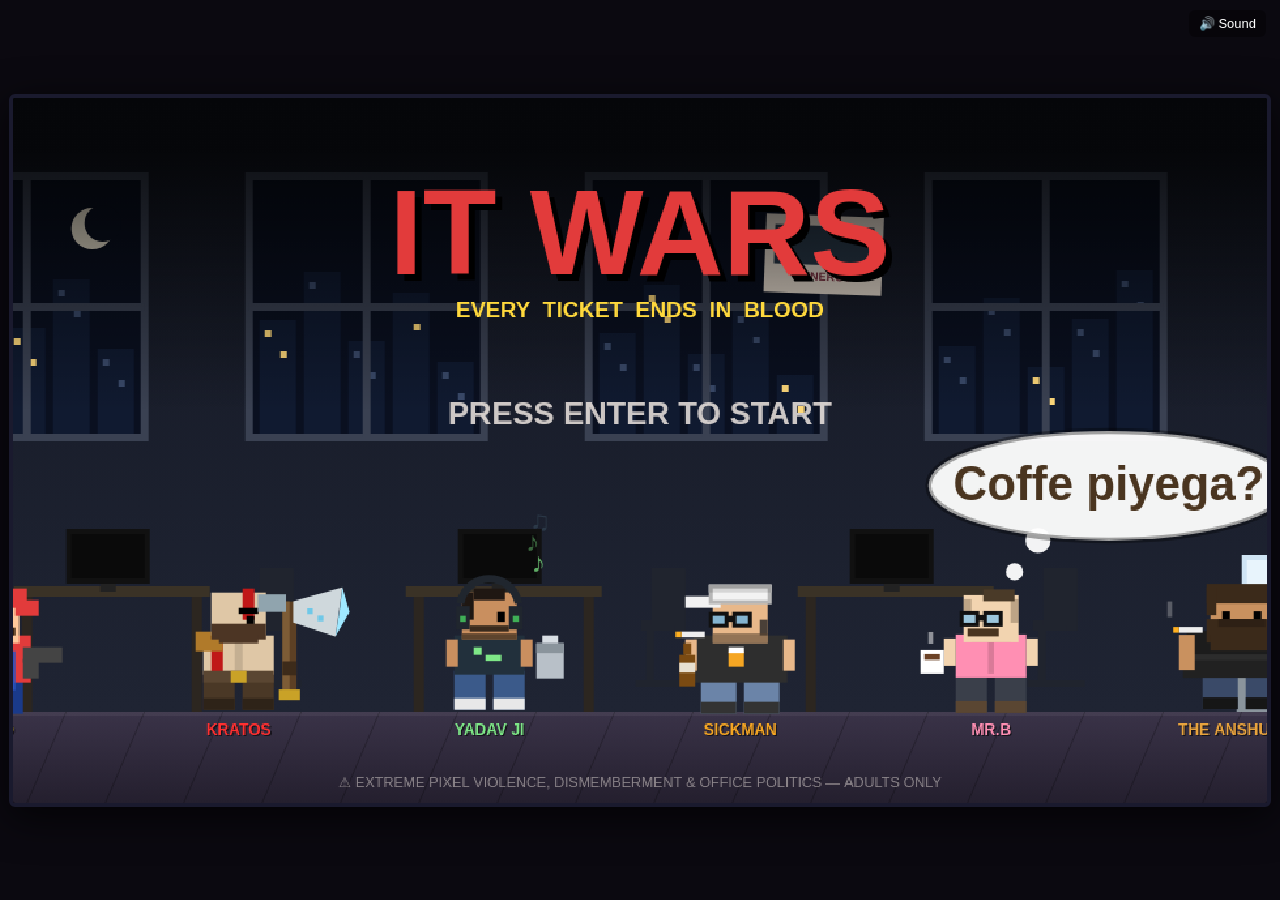
<file: index.html>
<!DOCTYPE html>
<html lang="en">
<head>
<meta charset="UTF-8">
<meta name="viewport" content="width=device-width, initial-scale=1.0, user-scalable=no">
<title>IT Wars</title>
<link rel="stylesheet" href="styles.css">
</head>
<body>
<div id="wrap">
  <canvas id="game" width="960" height="540"></canvas>
</div>

<button id="soundToggle">🔊 Sound</button>

<div id="touch">
  <div id="joyZone">
    <div id="joyBase"><div id="joyThumb"></div></div>
  </div>
  <div id="btnZone">
    <div class="cbtn" data-action="rage" id="rageBtn">😡</div>
    <div class="row">
      <div class="cbtn" data-action="punch">👊</div>
      <div class="cbtn" data-action="kick">🦶</div>
      <div class="cbtn" data-action="block">🛡️</div>
    </div>
    <div class="row">
      <div class="cbtn" data-action="heavyPunch">💥</div>
      <div class="cbtn" data-action="heavyKick">🦵</div>
      <div class="cbtn" data-action="special">⚡</div>
    </div>
  </div>
</div>

<script type="module" src="src/main.js"></script>
</body>
</html>
</file>
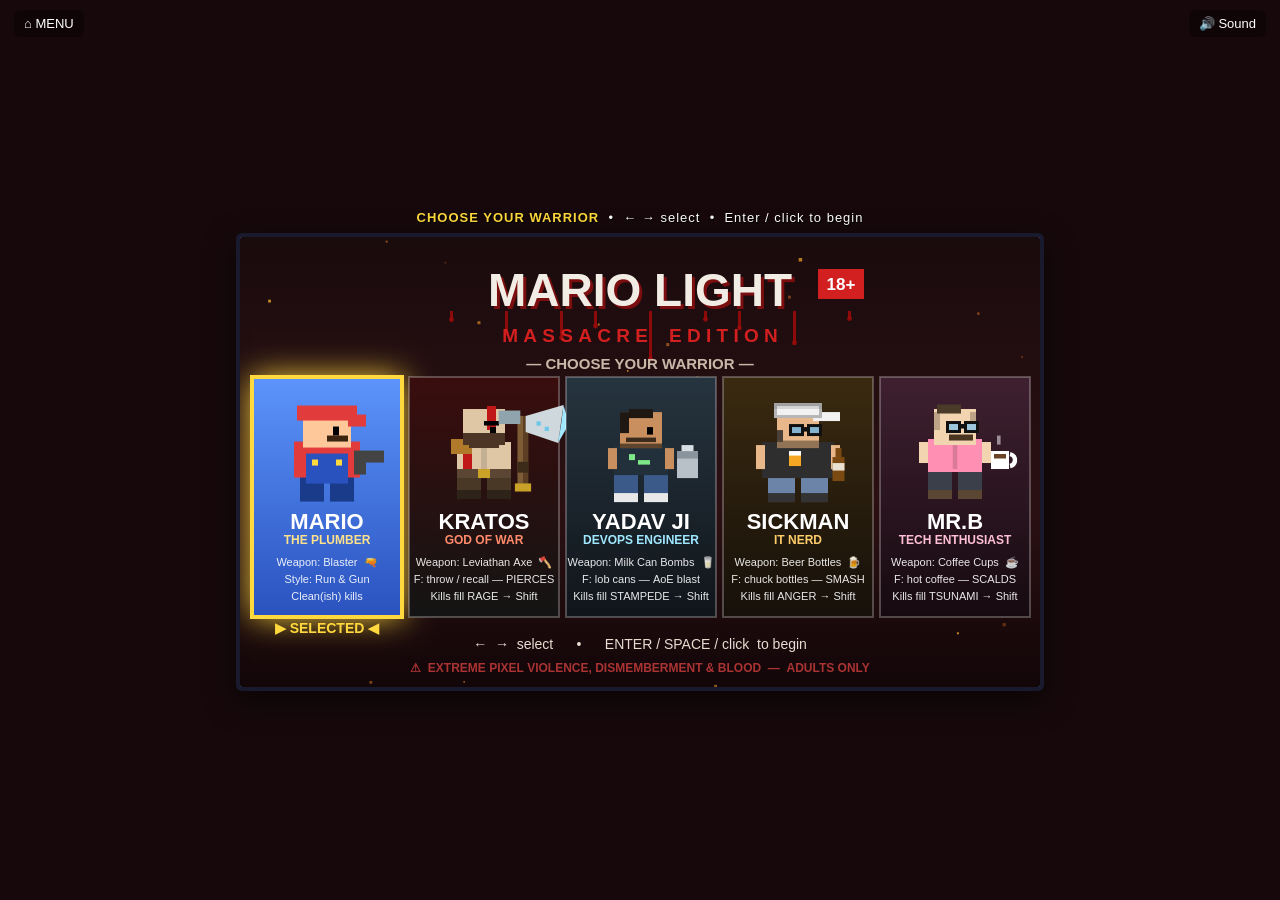
<file: OfficeAdventure/index.html>
<!DOCTYPE html>
<html lang="en">
<head>
<meta charset="UTF-8">
<meta name="viewport" content="width=device-width, initial-scale=1.0, user-scalable=no">
<title>Office Adventure — IT Wars</title>
<style>
  html, body {
    margin: 0;
    height: 100%;
    background: #17090b;
    font-family: "Trebuchet MS", "Segoe UI", sans-serif;
    overflow: hidden;
    touch-action: none;
  }
  #wrap {
    display: flex;
    flex-direction: column;
    align-items: center;
    justify-content: center;
    height: 100%;
    gap: 8px;
  }
  canvas {
    background: #5c94fc;
    image-rendering: pixelated;
    border: 4px solid #1a1a2e;
    border-radius: 6px;
    box-shadow: 0 10px 30px rgba(0,0,0,0.6);
    max-width: 96vw;
    max-height: 78vh;
  }
  #hud {
    color: #fff;
    font-size: 13px;
    letter-spacing: 1px;
    text-shadow: 1px 1px 0 #000;
    user-select: none;
    text-align: center;
  }
  #hud b { color: #ffd93d; }
  /* Touch controls */
  #touch {
    display: none;
    position: fixed;
    bottom: 0; left: 0; right: 0;
    justify-content: space-between;
    padding: 16px 22px;
    box-sizing: border-box;
    pointer-events: none;
  }
  #touch .group { display: flex; gap: 14px; pointer-events: auto; }
  .btn {
    width: 64px; height: 64px;
    border-radius: 50%;
    background: rgba(255,255,255,0.25);
    border: 2px solid rgba(255,255,255,0.6);
    color: #fff;
    font-size: 26px;
    display: flex; align-items: center; justify-content: center;
    user-select: none; -webkit-user-select: none;
    backdrop-filter: blur(2px);
  }
  .btn:active { background: rgba(255,255,255,0.5); }
  @media (pointer: coarse) { #touch { display: flex; } }
  #soundToggle {
    position: fixed; top: 10px; right: 14px;
    background: rgba(0,0,0,0.35); color:#fff; border:none;
    border-radius: 6px; padding: 6px 10px; font-size: 13px; cursor: pointer;
    user-select:none;
  }
  #menuBtn {
    position: fixed; top: 10px; left: 14px;
    background: rgba(0,0,0,0.35); color:#fff; border:none;
    border-radius: 6px; padding: 6px 10px; font-size: 13px; cursor: pointer;
    user-select:none;
  }
</style>
</head>
<body>
<div id="wrap">
  <div id="hud">Choose your warrior</div>
  <canvas id="game" width="800" height="450"></canvas>
</div>

<button id="soundToggle">🔊 Sound</button>
<button id="menuBtn">⌂ MENU</button>

<div id="touch">
  <div class="group">
    <div class="btn" data-key="ArrowLeft">◀</div>
    <div class="btn" data-key="ArrowRight">▶</div>
  </div>
  <div class="group">
    <div class="btn" data-key="Shift" id="rageBtn" style="display:none">😡</div>
    <div class="btn" data-key="f" id="fireBtn">🔫</div>
    <div class="btn" data-key=" ">⤒</div>
  </div>
</div>

<script>
(() => {
  const canvas = document.getElementById('game');
  const ctx = canvas.getContext('2d');
  const W = canvas.width, H = canvas.height;
  const TILE = 32;

  // ---- Level maps. Legend:
  //  X = ground/brick, ? = coin block, M = mushroom block, o = coin,
  //  E = enemy, G = goal flag, P = player start
  const LEVELS = [
    [
      "                                                                                            ",
      "                                                                                            ",
      "                                                                                          G ",
      "                          o o o                                                           X ",
      "                         ?                                                              X ",
      "                                        o o                 o o o                        X ",
      "            o                          XXXX                     XXXXXXXX        ?  M            X ",
      "           M         E              o                                                      X ",
      "                    XXX           XXXXX        E      o o      E        E                  X ",
      "  P                                          XXXX   XXXXXX   XXXX     XXXXXX                X ",
      "XXXXXXXXXXXXXXX   XXXXXXXXXXXXXX  XXXXXXXX  XXXXXXXXXXXXXXXXXXXXXXXXXXXXXXXXXXXXXXXXXXXXXXXXX",
      "XXXXXXXXXXXXXXX   XXXXXXXXXXXXXX  XXXXXXXX  XXXXXXXXXXXXXXXXXXXXXXXXXXXXXXXXXXXXXXXXXXXXXXXXX",
    ],
    [
      "                                                                                              ",
      "                                                              o o o                          G ",
      "                                                             XXXXXXX                         X ",
      "              o o                    M                                          ? ? ?         X ",
      "             ?  ?              o o o                    E                                     X ",
      "                             XXXXXXX        o o o                      o o                    X ",
      "       o o          E                      XXXXXXX     E             XXXXXX      E   E         X ",
      "      XXXXX   E    XXXX        E                     XXXX                      XXXXXXX         X ",
      "             XXXX          XXXXXXXX     XXXX                  XXXX                             X ",
      "  P                                                                                           X ",
      "XXXXXXXXX     XXXXXXXXXX   XXXXXXXXXXXX   XXXXXXX   XXXXXXXXXXXX   XXXXXXXXXXXXXXXXXXXXXXXXXXXXXX",
      "XXXXXXXXX     XXXXXXXXXX   XXXXXXXXXXXX   XXXXXXX   XXXXXXXXXXXX   XXXXXXXXXXXXXXXXXXXXXXXXXXXXXX",
    ],
    [
      "                                                                                                  ",
      "                                                                                              G   ",
      "      o o o o                                                                                  X   ",
      "     ?     M                  E   E                  M                      o o o o             X   ",
      "                            XXXXXXXX        o o o   ?                      XXXXXXXX             X   ",
      "                 o o                       XXXXXXX            E  E  E                           X   ",
      "    E           XXXXX        o o                          XXXXXXXXXXX        ? ? ? ?            X   ",
      "  XXXXX                     XXXXX      E         o o o                                          X   ",
      "              E                      XXXX      XXXXXXX         o o          E       E           X   ",
      "  P         XXXXX     E                                      XXXXXX       XXXXXXXXXXX           X   ",
      "XXXXXXXXX        XXXXXXXX    XXXXXXXXXXX   XXXXXXXXXXX  XXXXXXXXXXXXXXXX                         X   ",
      "XXXXXXXXX        XXXXXXXX    XXXXXXXXXXX   XXXXXXXXXXX  XXXXXXXXXXXXXXXXXXXXXXXXXXXXXXXXXXXXXXXXXX",
    ],
  ];

  // ---- World state
  let solids, coins, enemies, blocks, mushrooms, bullets, goal, start;
  let LEVEL, COLS, ROWS, LEVEL_W;
  let levelIndex = 0;

  // ---- Meta state
  let character = 'mario';        // 'mario' | 'kratos'
  let state = 'menu';             // 'menu' | 'play' | 'win' | 'dead'
  let menuSel = 0;                // 0 = mario, 1 = kratos

  function buildWorld() {
    LEVEL = LEVELS[levelIndex];
    COLS = Math.max(...LEVEL.map(r => r.length));
    ROWS = LEVEL.length;
    LEVEL_W = COLS * TILE;
    solids = []; coins = []; enemies = []; blocks = []; mushrooms = []; bullets = [];
    goal = null;
    start = {x: TILE*2, y: TILE*2};
    for (let r = 0; r < ROWS; r++) {
      const row = LEVEL[r];
      for (let c = 0; c < row.length; c++) {
        const ch = row[c];
        const x = c * TILE, y = r * TILE;
        if (ch === 'X') solids.push({x, y, w: TILE, h: TILE});
        else if (ch === 'o') coins.push({x: x + TILE/2, y: y + TILE/2, r: 7, got: false});
        else if (ch === '?') blocks.push({x, y, w: TILE, h: TILE, used: false, kind: 'coin'});
        else if (ch === 'M') blocks.push({x, y, w: TILE, h: TILE, used: false, kind: 'mush'});
        else if (ch === 'E') enemies.push({x: x+4, y: y+2, w: TILE-8, h: TILE-4, vx: -40, vy:0, dead: false, deadT: 0});
        else if (ch === 'G') goal = {x: x + 8, y, w: 8, h: TILE*8};
        else if (ch === 'P') start = {x, y};
      }
    }
  }

  // ---- Player
  let player, cam, score, coinsGot, message, totalScore;
  let axe = null;                 // thrown Leviathan axe
  let cans = [];                  // Yadav Ji's milk can bombs
  let buffalo = null;             // Yadav Ji's stampede
  let dust = [];                  // stampede dust
  let bottles = [];               // sickMan's beer bottles
  let smoke = [];                 // sickMan's cigarette smoke
  let cups = [];                  // Mr.B's coffee cups
  let tsunami = null;             // Mr.B's coffee tsunami
  let shake = 0, killFlash = 0;
  let combo = 0, comboT = 0;
  let cheatRage = false, cheatBuf = '', cheatToast = 0;   // type "sudo" → special always ready

  function loadLevel(keepScore) {
    buildWorld();
    player = {
      x: start.x, y: start.y, w: 22, h: 30,
      vx: 0, vy: 0, onGround: false, face: 1, anim: 0,
      big: false, invuln: 0, fireCd: 0,
      axeOut: false, rage: 0, raging: 0,
      idleT: 0, smoking: false, smokeT: 0, swearT: 0, thinking: false
    };
    axe = null;
    buffalo = null;
    cam = 0;
    state = 'play';
    coinsGot = 0;
    message = '';
    pops = []; blood = []; stains = []; gibs = []; popTexts = []; axeTrail = [];
    cans = []; dust = []; bottles = []; smoke = []; cups = [];
    tsunami = null;
    shake = 0; killFlash = 0; combo = 0; comboT = 0;
    if (!keepScore) { score = 0; totalScore = 0; }
    updateHudText();
  }
  function reset() { levelIndex = 0; loadLevel(false); }

  function startGame(sel) {
    character = ['mario', 'kratos', 'yadav', 'sickman', 'mrb'][sel] || 'mario';
    document.getElementById('fireBtn').textContent =
      {mario:'🔫', kratos:'🪓', yadav:'🥛', sickman:'🍺', mrb:'☕'}[character];
    const rb = document.getElementById('rageBtn');
    rb.style.display = character === 'mario' ? 'none' : 'flex';
    rb.textContent = {kratos:'😡', yadav:'🐃', sickman:'🤬', mrb:'🌊'}[character] || '😡';
    reset();
    SFX.menuGo();
  }
  function goMenu() {
    state = 'menu';
    updateHudText();
  }

  function updateHudText() {
    const el = document.getElementById('hud');
    if (state === 'menu')
      el.innerHTML = '<b>CHOOSE YOUR WARRIOR</b> &nbsp;•&nbsp; ← → select &nbsp;•&nbsp; Enter / click to begin';
    else if (character === 'kratos')
      el.innerHTML = '<b>KRATOS</b> • ← → move • ↑/Space jump • F throw / recall axe • Shift RAGE • R restart • Esc menu';
    else if (character === 'yadav')
      el.innerHTML = '<b>YADAV JI</b> • ← → move • ↑/Space jump • F milk can • Shift STAMPEDE • R restart • Esc menu';
    else if (character === 'sickman')
      el.innerHTML = '<b>SICKMAN</b> • ← → move • ↑/Space jump • F beer bottle • Shift MELTDOWN • R restart • Esc menu';
    else if (character === 'mrb')
      el.innerHTML = '<b>MR.B</b> • ← → move • ↑/Space jump • F coffee cup • Shift TSUNAMI • R restart • Esc menu';
    else
      el.innerHTML = '<b>MARIO</b> • ← → move • ↑/Space jump • F shoot • R restart • Esc menu';
  }

  // ---- Input
  const keys = {};
  addEventListener('keydown', e => {
    if (['ArrowLeft','ArrowRight','ArrowUp','ArrowDown',' '].includes(e.key)) e.preventDefault();
    resumeAudio();
    // cheat code: type "sudo" (works anywhere) → toggle infinite special meter
    if (/^[a-z]$/i.test(e.key)) {
      cheatBuf = (cheatBuf + e.key.toLowerCase()).slice(-8);
      if (cheatBuf.endsWith('sudo')) {
        cheatRage = !cheatRage;
        cheatToast = 2.5;
        cheatBuf = '';
        SFX.power();
      }
    }
    if (state === 'menu') {
      if (e.key === 'Escape') { location.href = '../index.html'; return; }
      if (e.key === 'ArrowLeft') {
        menuSel = (menuSel + PANELS.length - 1) % PANELS.length; SFX.menuMove();
      } else if (e.key === 'ArrowRight') {
        menuSel = (menuSel + 1) % PANELS.length; SFX.menuMove();
      } else if (e.key === 'Enter' || e.key === ' ') {
        startGame(menuSel);
      }
      return;
    }
    keys[e.key] = true;
    if (e.key === 'r' || e.key === 'R') reset();
    if (e.key === 'Escape') goMenu();
    if (state !== 'play' && (e.key === ' ' || e.key === 'Enter')) advanceOrRestart();
  });
  addEventListener('keyup', e => { keys[e.key] = false; });

  function advanceOrRestart() {
    if (state === 'win') {
      if (levelIndex < LEVELS.length - 1) { levelIndex++; loadLevel(true); }
      else goMenu();
    } else if (state === 'dead') {
      reset();
    }
  }

  // Menu mouse / tap selection
  const PANELS = [
    {x: 12,  y: 140, w: 150, h: 240},   // mario
    {x: 169, y: 140, w: 150, h: 240},   // kratos
    {x: 326, y: 140, w: 150, h: 240},   // yadav
    {x: 483, y: 140, w: 150, h: 240},   // sickman
    {x: 640, y: 140, w: 150, h: 240},   // mrb
  ];
  canvas.addEventListener('click', e => {
    resumeAudio();
    if (state !== 'menu') return;
    const rect = canvas.getBoundingClientRect();
    const mx = (e.clientX - rect.left) * (W / rect.width);
    const my = (e.clientY - rect.top) * (H / rect.height);
    for (let i = 0; i < PANELS.length; i++) {
      const p = PANELS[i];
      if (mx > p.x && mx < p.x + p.w && my > p.y && my < p.y + p.h) {
        menuSel = i;
        startGame(i);
        return;
      }
    }
  });

  // Touch buttons
  document.querySelectorAll('#touch .btn').forEach(b => {
    const key = b.getAttribute('data-key');
    const down = e => { e.preventDefault(); resumeAudio();
      if (state === 'menu') {
        if (key === 'ArrowLeft') { menuSel = (menuSel + PANELS.length - 1) % PANELS.length; SFX.menuMove(); }
        else if (key === 'ArrowRight') { menuSel = (menuSel + 1) % PANELS.length; SFX.menuMove(); }
        else if (key === ' ' || key === 'f') startGame(menuSel);
        return;
      }
      keys[key] = true;
      if (state !== 'play' && key === ' ') advanceOrRestart(); };
    const up = e => { e.preventDefault(); keys[key] = false; };
    b.addEventListener('touchstart', down, {passive:false});
    b.addEventListener('touchend', up, {passive:false});
    b.addEventListener('mousedown', down);
    b.addEventListener('mouseup', up);
    b.addEventListener('mouseleave', up);
  });

  // ---- Audio (Web Audio API, no files) ----
  let audioCtx = null, soundOn = true;
  function resumeAudio() {
    if (!soundOn) return;
    if (!audioCtx) { try { audioCtx = new (window.AudioContext||window.webkitAudioContext)(); } catch(e){} }
    if (audioCtx && audioCtx.state === 'suspended') audioCtx.resume();
  }
  function beep(freq, dur, type, vol, slide) {
    if (!soundOn || !audioCtx) return;
    const t = audioCtx.currentTime;
    const o = audioCtx.createOscillator();
    const g = audioCtx.createGain();
    o.type = type || 'square';
    o.frequency.setValueAtTime(freq, t);
    if (slide) o.frequency.exponentialRampToValueAtTime(slide, t + dur);
    g.gain.setValueAtTime(vol || 0.15, t);
    g.gain.exponentialRampToValueAtTime(0.0001, t + dur);
    o.connect(g); g.connect(audioCtx.destination);
    o.start(t); o.stop(t + dur);
  }
  const SFX = {
    jump:  () => beep(420, 0.16, 'square', 0.14, 720),
    coin:  () => { beep(988, 0.07, 'square', 0.16); setTimeout(()=>beep(1319,0.12,'square',0.16),60); },
    stomp: () => beep(200, 0.12, 'sine', 0.2, 90),
    shoot: () => beep(880, 0.09, 'square', 0.12, 220),
    splat: () => { beep(160, 0.18, 'sawtooth', 0.22, 50); setTimeout(()=>beep(90,0.2,'triangle',0.18,40),20); },
    gore:  () => { beep(140, 0.22, 'sawtooth', 0.26, 40); setTimeout(()=>beep(70,0.28,'triangle',0.22,28),30);
                   setTimeout(()=>beep(200,0.1,'sawtooth',0.14,60),80); },
    whoosh:() => beep(520, 0.26, 'sawtooth', 0.14, 130),
    recall:() => beep(140, 0.24, 'sawtooth', 0.14, 620),
    catchAxe:() => { beep(300, 0.07, 'square', 0.2, 180); setTimeout(()=>beep(520,0.06,'square',0.12),50); },
    thunk: () => beep(110, 0.14, 'triangle', 0.26, 55),
    roar:  () => { [90,130,80,110,60].forEach((f,i)=>setTimeout(()=>beep(f,0.32,'sawtooth',0.3,f*0.55),i*85)); },
    block: () => beep(330, 0.08, 'square', 0.16, 520),
    power: () => { [523,659,784,1047].forEach((f,i)=>setTimeout(()=>beep(f,0.12,'square',0.16),i*70)); },
    hurt:  () => beep(300, 0.3, 'sawtooth', 0.18, 80),
    die:   () => { [392,330,262,196].forEach((f,i)=>setTimeout(()=>beep(f,0.2,'triangle',0.2),i*130)); },
    win:   () => { [523,659,784,1047,784,1047].forEach((f,i)=>setTimeout(()=>beep(f,0.15,'square',0.18),i*120)); },
    cup:   () => beep(880, 0.08, 'sine', 0.12, 1400),
    scald: () => { beep(600, 0.12, 'sine', 0.18, 180); setTimeout(()=>beep(300,0.14,'triangle',0.14,90),50); },
    wave:  () => { for (let i=0;i<8;i++) setTimeout(()=>beep(120 - i*6, 0.3, 'sawtooth', 0.2, 60), i*140); },
    bottle:() => beep(500, 0.15, 'sine', 0.13, 900),
    glass: () => { beep(1400, 0.08, 'square', 0.15, 500); setTimeout(()=>beep(900,0.1,'square',0.12,300),40); setTimeout(()=>beep(1800,0.06,'square',0.09,700),80); },
    swear: () => { beep(220, 0.22, 'sawtooth', 0.25, 90); setTimeout(()=>beep(160,0.18,'sawtooth',0.2,70),60); },
    lighter:() => { beep(1200, 0.03, 'square', 0.12); setTimeout(()=>beep(400,0.15,'sine',0.08,200),50); },
    lob:   () => beep(340, 0.18, 'sine', 0.14, 620),
    splash:() => { beep(760, 0.1, 'sine', 0.2, 240); setTimeout(()=>beep(420,0.16,'triangle',0.16,120),40); },
    moo:   () => { beep(160, 0.55, 'triangle', 0.3, 75); setTimeout(()=>beep(120,0.4,'sawtooth',0.12,60),120); },
    stampede: () => { for (let i=0;i<10;i++) setTimeout(()=>beep(55 + (i%3)*12, 0.14, 'triangle', 0.28, 38), i*150); },
    menuMove: () => beep(420, 0.06, 'square', 0.12),
    menuGo:   () => { beep(523, 0.1, 'square', 0.15); setTimeout(()=>beep(784,0.16,'square',0.15),90); },
  };
  document.getElementById('soundToggle').addEventListener('click', () => {
    soundOn = !soundOn;
    document.getElementById('soundToggle').textContent = soundOn ? '🔊 Sound' : '🔇 Muted';
    if (soundOn) resumeAudio();
  });
  document.getElementById('menuBtn').addEventListener('click', () => {
    location.href = '../index.html';
  });

  // ---- Physics constants
  const GRAV = 1500, MOVE = 420, ACCEL = 1600, FRICTION = 2400, JUMP = 660, MAXFALL = 900;
  const AXE_SPEED = 620, AXE_RANGE = 380, AXE_RETURN = 950, RAGE_DUR = 6;

  function aabb(a, b) {
    return a.x < b.x + b.w && a.x + a.w > b.x && a.y < b.y + b.h && a.y + a.h > b.y;
  }

  // grow / shrink keeps feet planted
  function setBig(p, big) {
    if (p.big === big) return;
    const oldH = p.h;
    p.big = big;
    p.h = big ? 40 : 30;
    p.w = big ? 26 : 22;
    p.y -= (p.h - oldH); // keep feet at same level
  }

  function hurtPlayer() {
    if (player.invuln > 0 || player.raging > 0) return;
    if (player.big) { setBig(player, false); player.invuln = 1.3; SFX.hurt(); }
    else {
      state = 'dead';
      message = character === 'kratos' ? 'Valhalla rejects you. Press Space / R'
              : character === 'yadav' ? '502 Bad Gateway. Press Space / R'
              : character === 'sickman' ? 'Have you tried rebooting? Press Space / R'
              : character === 'mrb' ? 'Coffee break needed. Press Space / R'
              : 'Press Space / R';
      SFX.die();
    }
  }

  // ---- Kill feedback (combo popups, rage, shake)
  function registerKill(x, y, brutal) {
    combo++; comboT = 2.2;
    const words = ['KILL', 'BRUTAL!', 'SAVAGE!!', 'RUTHLESS!!!', 'GODLIKE!!!!'];
    const w = words[Math.min(combo - 1, words.length - 1)];
    spawnText(x, y - 22, w, combo > 2 ? '#ff3030' : '#ffd93d', combo > 2 ? 22 : 16);
    if (character !== 'mario') {
      player.rage = Math.min(100, player.rage + (brutal ? 26 : 18));
    }
    if (brutal) { shake = Math.max(shake, 7); killFlash = 0.14; }
  }

  function activateRage() {
    player.raging = RAGE_DUR;
    player.rage = 0;
    shake = Math.max(shake, 12);
    killFlash = 0.2;
    SFX.roar();
    spawnText(player.x + player.w/2, player.y - 30, 'SPARTAN RAGE!', '#ff2020', 26);
    // shockwave: annihilate everything nearby
    const cx = player.x + player.w/2, cy = player.y + player.h/2;
    for (const en of enemies) {
      if (en.dead) continue;
      const ex = en.x + en.w/2, ey = en.y + en.h/2;
      if ((ex-cx)*(ex-cx) + (ey-cy)*(ey-cy) < 130*130) {
        killEnemyBrutal(en, ex > cx ? 1 : -1);
      }
    }
  }

  function killEnemyBrutal(en, dir, milky) {
    en.dead = true; en.gibbed = true; en.deadT = 0;
    score += 300; totalScore += 300;
    spawnGibs(en, dir);
    spawnBlood(en.x + en.w/2, en.y + en.h/2, dir);
    spawnBlood(en.x + en.w/2, en.y + en.h/3, -dir);
    if (milky) spawnMilk(en.x + en.w/2, en.y + en.h/2);
    SFX.gore();
    registerKill(en.x + en.w/2, en.y, true);
  }

  // ---- Milk cans (Yadav Ji)
  function updateCans(dt) {
    for (const c of cans) {
      if (c.dead) continue;
      c.vy += GRAV * 0.8 * dt;
      c.x += c.vx * dt; c.y += c.vy * dt;
      c.rot += c.vr * dt;
      const box = {x: c.x - 5, y: c.y - 7, w: 10, h: 14};
      let boom = solids.some(s => aabb(box, s)) || blocks.some(b => !b.used && aabb(box, b)) || c.y > H + 120;
      if (!boom) for (const en of enemies) { if (!en.dead && aabb(box, en)) { boom = true; break; } }
      if (boom) { c.dead = true; explodeCan(c.x, c.y); }
    }
    cans = cans.filter(c => !c.dead);
  }
  function explodeCan(x, y) {
    spawnMilk(x, y);
    spawnText(x, y - 16, 'SPLASH!', '#f6f1e5', 15);
    SFX.splash();
    shake = Math.max(shake, 5);
    killFlash = Math.max(killFlash, 0.06);
    for (const en of enemies) {
      if (en.dead) continue;
      const ex = en.x + en.w/2, ey = en.y + en.h/2;
      if ((ex-x)*(ex-x) + (ey-y)*(ey-y) < 75*75) killEnemyBrutal(en, ex >= x ? 1 : -1, true);
    }
  }

  // ---- Beer bottles (sickMan)
  function updateBottles(dt) {
    for (const b of bottles) {
      if (b.dead) continue;
      b.vy += GRAV * 0.7 * dt;
      b.x += b.vx * dt; b.y += b.vy * dt;
      b.rot += b.vr * dt;
      const box = {x: b.x - 4, y: b.y - 6, w: 8, h: 12};
      if (solids.some(s => aabb(box, s)) || blocks.some(bl => !bl.used && aabb(box, bl)) || b.y > H + 120) {
        b.dead = true; spawnBeer(b.x, b.y); spawnPop(b.x, b.y); SFX.glass();
        continue;
      }
      for (const en of enemies) {
        if (!en.dead && aabb(box, en)) {
          b.dead = true; spawnBeer(b.x, b.y); SFX.glass();
          killEnemyBrutal(en, b.vx >= 0 ? 1 : -1, false);
          break;
        }
      }
    }
    bottles = bottles.filter(b => !b.dead);
  }
  // amber beer + white foam spray
  function spawnBeer(x, y) {
    for (let i=0;i<20;i++){
      const a = Math.random() * Math.PI * 2;
      const spd = 50 + Math.random()*220;
      blood.push({
        x, y,
        vx: Math.cos(a)*spd,
        vy: Math.sin(a)*spd - 140,
        r: 1.5 + Math.random()*2.5,
        t: 0, life: 0.6 + Math.random()*0.5,
        landed: false,
        col: Math.random() < 0.35 ? '246,241,229' : '217,150,40',
        scol: '170,120,40'
      });
    }
  }

  // ---- Coffee cups (Mr.B)
  function updateCups(dt) {
    for (const c of cups) {
      if (c.dead) continue;
      c.vy += GRAV * 0.75 * dt;
      c.x += c.vx * dt; c.y += c.vy * dt;
      c.rot += c.vr * dt;
      const box = {x: c.x - 4, y: c.y - 4, w: 8, h: 8};
      let hit = solids.some(s => aabb(box, s)) || blocks.some(bl => !bl.used && aabb(box, bl)) || c.y > H + 120;
      if (!hit) for (const en of enemies) { if (!en.dead && aabb(box, en)) { hit = true; break; } }
      if (hit) {
        c.dead = true;
        spawnCoffee(c.x, c.y);
        SFX.scald();
        shake = Math.max(shake, 3);
        for (const en of enemies) {
          if (en.dead) continue;
          const ex = en.x + en.w/2, ey = en.y + en.h/2;
          if ((ex-c.x)*(ex-c.x) + (ey-c.y)*(ey-c.y) < 55*55) killEnemyBrutal(en, ex >= c.x ? 1 : -1, false);
        }
      }
    }
    cups = cups.filter(c => !c.dead);
  }
  // hot coffee burst — brown droplets, dark roast stains
  function spawnCoffee(x, y) {
    for (let i=0;i<22;i++){
      const a = Math.random() * Math.PI * 2;
      const spd = 50 + Math.random()*220;
      blood.push({
        x, y,
        vx: Math.cos(a)*spd,
        vy: Math.sin(a)*spd - 140,
        r: 1.5 + Math.random()*3,
        t: 0, life: 0.6 + Math.random()*0.5,
        landed: false,
        col: '150,95,40', scol: '110,70,30'
      });
    }
  }

  // ---- Coffee tsunami (Mr.B's special)
  function activateTsunami() {
    player.rage = 0;
    const dir = player.face;
    tsunami = {x: dir > 0 ? cam - 60 : cam + W + 60, dir, t: 0};
    shake = Math.max(shake, 10);
    killFlash = 0.15;
    spawnText(player.x + player.w/2, player.y - 34, 'COFFEE TSUNAMI!!', '#c88a40', 24);
    SFX.wave();
  }
  function updateTsunami(dt) {
    if (!tsunami) return;
    const w = tsunami;
    w.t += dt;
    w.x += 620 * w.dir * dt;
    shake = Math.max(shake, 3);
    for (const en of enemies) {
      if (en.dead) continue;
      const ex = en.x + en.w/2;
      const inWave = w.dir > 0 ? (ex <= w.x && ex >= w.x - 620) : (ex >= w.x && ex <= w.x + 620);
      if (inWave) {
        spawnCoffee(ex, en.y + en.h/2);
        killEnemyBrutal(en, w.dir, false);
      }
    }
    if (w.t > 8 || w.x < cam - 700 || w.x > cam + W + 700) tsunami = null;
  }

  // ---- Meltdown (sickMan's special)
  function activateAnger() {
    player.raging = RAGE_DUR;
    player.rage = 0;
    player.swearT = 0.05;
    player.smoking = false; player.idleT = 0;
    shake = Math.max(shake, 10);
    killFlash = 0.18;
    spawnText(player.x + player.w/2, player.y - 40, 'MELTDOWN!!', '#ff3020', 26);
  }

  function updateSmoke(dt) {
    for (const s of smoke) { s.t += dt; s.x += s.drift * dt; s.y -= 24 * dt; }
    smoke = smoke.filter(s => s.t < s.life);
  }

  // ---- Buffalo stampede (Yadav Ji's special)
  function activateStampede() {
    player.rage = 0;
    const dir = player.face;
    buffalo = {x: dir > 0 ? cam - 110 : cam + W + 110, y: player.y - 30, w: 62, h: 34, dir, vy: 0, t: 0, anim: 0};
    shake = Math.max(shake, 10);
    killFlash = 0.15;
    spawnText(player.x + player.w/2, player.y - 30, 'RELEASE THE HERD!', '#f6f1e5', 24);
    SFX.moo(); SFX.stampede();
  }
  function updateBuffalo(dt) {
    if (!buffalo) return;
    const b = buffalo;
    b.t += dt; b.anim += dt * 16;
    b.x += 540 * b.dir * dt;
    b.vy = Math.min(MAXFALL, b.vy + GRAV * dt);
    b.y += b.vy * dt;
    for (const s of solids) {
      if (aabb(b, s) && b.vy > 0 && b.y + b.h - s.y < 26) { b.y = s.y - b.h; b.vy = 0; }
    }
    shake = Math.max(shake, 3);
    dust.push({x: b.x + (b.dir > 0 ? 2 : b.w - 2), y: b.y + b.h - 4, r: 4 + Math.random()*5, t: 0, life: 0.5});
    for (const en of enemies) {
      if (!en.dead && aabb(b, en)) killEnemyBrutal(en, b.dir, true);
    }
    if (b.t > 8 || b.x < cam - 320 || b.x > cam + W + 320 || b.y > H + 250) buffalo = null;
  }
  function updateDust(dt) {
    for (const d of dust) d.t += dt;
    dust = dust.filter(d => d.t < d.life);
  }

  // ---- Axe (Kratos)
  function throwAxe(p) {
    const dir = p.face;
    axe = {
      x: dir > 0 ? p.x + p.w + 6 : p.x - 6,
      y: p.y + p.h * 0.4,
      vx: AXE_SPEED * dir,
      vy: -70,
      spin: 0,
      dir,
      phase: 'fly',        // fly -> stuck -> return
      startX: p.x,
      stuckT: 0
    };
    p.axeOut = true;
    p.fireCd = 0.15;
    SFX.whoosh();
  }

  function updateAxe(dt) {
    if (!axe) return;
    const p = player;
    const speedMul = p.raging > 0 ? 1.5 : 1;
    axe.spin += dt * (axe.phase === 'return' ? 26 : 18) * axe.dir;

    if (axe.phase === 'fly') {
      axe.vy += 420 * dt;
      axe.x += axe.vx * speedMul * dt;
      axe.y += axe.vy * dt;
      axeTrail.push({x: axe.x, y: axe.y, r: 3 + Math.random()*2, t: 0, life: 0.3});
      const box = {x: axe.x - 12, y: axe.y - 12, w: 24, h: 24};
      if (solids.some(s => aabb(box, s)) || blocks.some(b => !b.used && aabb(box, b))) {
        axe.phase = 'stuck'; axe.stuckT = 0;
        axe.x -= axe.vx * speedMul * dt; axe.y -= axe.vy * dt;
        SFX.thunk(); shake = Math.max(shake, 3);
        spawnPop(axe.x, axe.y);
      } else if (Math.abs(axe.x - axe.startX) > AXE_RANGE || axe.y > H + 100) {
        axe.phase = 'stuck'; axe.stuckT = 0;
      }
    } else if (axe.phase === 'stuck') {
      axe.stuckT += dt;
      if (axe.stuckT > 0.55) beginRecall();
    } else if (axe.phase === 'return') {
      const tx = p.x + p.w/2, ty = p.y + p.h * 0.4;
      const dx = tx - axe.x, dy = ty - axe.y;
      const d = Math.hypot(dx, dy);
      if (d < 28) {
        axe = null; p.axeOut = false;
        SFX.catchAxe();
        return;
      }
      const v = AXE_RETURN * speedMul;
      axe.x += dx / d * v * dt;
      axe.y += dy / d * v * dt;
      axeTrail.push({x: axe.x, y: axe.y, r: 3 + Math.random()*2, t: 0, life: 0.3});
    }

    // slice enemies in fly & return phases — pierces, never stops
    if (axe && axe.phase !== 'stuck') {
      const box = {x: axe.x - 13, y: axe.y - 13, w: 26, h: 26};
      for (const en of enemies) {
        if (en.dead) continue;
        if (aabb(box, en)) killEnemyBrutal(en, axe.vx >= 0 ? 1 : -1);
      }
    }
  }

  function beginRecall() {
    if (!axe || axe.phase === 'return') return;
    axe.phase = 'return';
    SFX.recall();
  }

  function update(dt) {
    if (state !== 'play') return;
    const p = player;
    if (p.invuln > 0) p.invuln -= dt;
    if (p.raging > 0) p.raging -= dt;
    if (comboT > 0) { comboT -= dt; if (comboT <= 0) combo = 0; }

    const rage = p.raging > 0;
    const moveMax = rage ? MOVE * 1.35 : MOVE;
    const accel = rage ? ACCEL * 1.4 : ACCEL;

    let dir = 0;
    if (keys['ArrowLeft']) dir -= 1;
    if (keys['ArrowRight']) dir += 1;
    if (dir !== 0) {
      p.vx += dir * accel * dt; p.face = dir; p.anim += dt * 10;
    } else {
      if (p.vx > 0) p.vx = Math.max(0, p.vx - FRICTION * dt);
      else if (p.vx < 0) p.vx = Math.min(0, p.vx + FRICTION * dt);
    }
    p.vx = Math.max(-moveMax, Math.min(moveMax, p.vx));

    if ((keys['ArrowUp'] || keys[' ']) && p.onGround) {
      p.vy = -JUMP * (rage ? 1.08 : 1); p.onGround = false; SFX.jump();
    }

    // attack
    if (p.fireCd > 0) p.fireCd -= dt;
    if (keys['f'] || keys['F']) {
      if (character === 'mario') {
        if (p.fireCd <= 0) {
          bullets.push({
            x: p.face>0 ? p.x + p.w : p.x - 8,
            y: p.y + p.h*0.45, w: 8, h: 6,
            vx: 460 * p.face, life: 1.4
          });
          p.fireCd = 0.28;
          SFX.shoot();
        }
      } else if (character === 'kratos') {
        if (p.fireCd <= 0) {
          if (!p.axeOut) throwAxe(p);
          else beginRecall();          // GoW-style recall on second press
          p.fireCd = 0.25;
        }
      } else if (character === 'yadav') {
        // Yadav Ji lobs exploding milk cans
        if (p.fireCd <= 0) {
          cans.push({
            x: p.face > 0 ? p.x + p.w + 2 : p.x - 10,
            y: p.y + p.h * 0.3,
            vx: 430 * p.face + p.vx * 0.4,
            vy: -260,
            rot: 0, vr: 12 * p.face
          });
          p.fireCd = 0.55;
          SFX.lob();
        }
      } else if (character === 'sickman') {
        // sickMan chucks beer bottles
        if (p.fireCd <= 0) {
          bottles.push({
            x: p.face > 0 ? p.x + p.w + 2 : p.x - 8,
            y: p.y + p.h * 0.35,
            vx: 500 * p.face + p.vx * 0.4,
            vy: -120,
            rot: 0, vr: 14 * p.face
          });
          p.fireCd = 0.4;
          SFX.bottle();
        }
      } else {
        // Mr.B flings scalding coffee cups
        if (p.fireCd <= 0) {
          cups.push({
            x: p.face > 0 ? p.x + p.w + 2 : p.x - 8,
            y: p.y + p.h * 0.3,
            vx: 470 * p.face + p.vx * 0.4,
            vy: -180,
            rot: 0, vr: 10 * p.face
          });
          p.fireCd = 0.45;
          SFX.cup();
        }
      }
    }

    // Special: Spartan Rage / Buffalo Stampede / Meltdown / Coffee Tsunami
    if (keys['Shift'] && character !== 'mario' && p.rage >= 100 && p.raging <= 0 && !buffalo && !tsunami) {
      if (character === 'kratos') activateRage();
      else if (character === 'yadav') activateStampede();
      else if (character === 'mrb') activateTsunami();
      else activateAnger();
    }
    // cheat: keep the special meter topped up
    if (cheatRage && character !== 'mario' && p.raging <= 0 && !buffalo && !tsunami) p.rage = 100;

    // Mr.B: stand still 3s → "Coffe piyega?" thought bubble
    if (character === 'mrb') {
      const idle = dir === 0 && p.onGround && Math.abs(p.vx) < 5 &&
                   !keys['f'] && !keys['F'] && p.raging <= 0;
      if (idle) {
        p.idleT += dt;
        if (p.idleT > 3) p.thinking = true;
      } else { p.idleT = 0; p.thinking = false; }
    }

    // sickMan: meltdown — scream censored abuse in deadly waves
    if (character === 'sickman' && p.raging > 0) {
      p.swearT -= dt;
      if (p.swearT <= 0) {
        p.swearT = 0.8;
        const words = ['F**K OFF!!', 'S**T!!', 'A**HOLE!!', 'D**N IT!!', 'B****CKS!!', 'GO TO H**L!!', 'WTF!!'];
        spawnText(p.x + p.w/2, p.y - 26, words[Math.floor(Math.random()*words.length)], '#ff5030', 20);
        SFX.swear();
        shake = Math.max(shake, 6);
        const cx = p.x + p.w/2, cy = p.y + p.h/2;
        for (const en of enemies) {
          if (en.dead) continue;
          const ex = en.x + en.w/2, ey = en.y + en.h/2;
          if ((ex-cx)*(ex-cx) + (ey-cy)*(ey-cy) < 120*120) killEnemyBrutal(en, ex >= cx ? 1 : -1, false);
        }
      }
    }

    // sickMan: stand still 5s → lights a cigarette
    if (character === 'sickman') {
      const idle = dir === 0 && p.onGround && Math.abs(p.vx) < 5 &&
                   !keys['f'] && !keys['F'] && p.raging <= 0;
      if (idle) {
        p.idleT += dt;
        if (p.idleT > 5 && !p.smoking) { p.smoking = true; p.smokeT = 0.2; SFX.lighter(); }
      } else { p.idleT = 0; p.smoking = false; }
      if (p.smoking) {
        p.smokeT -= dt;
        if (p.smokeT <= 0) {
          p.smokeT = 0.45;
          smoke.push({
            x: p.x + (p.face > 0 ? p.w + 6 : -6), y: p.y + 8,
            r: 2 + Math.random()*2, t: 0, life: 1.6,
            drift: (Math.random()-0.5)*20
          });
        }
      }
    }

    p.vy = Math.min(MAXFALL, p.vy + GRAV * dt);

    // move X
    p.x += p.vx * dt;
    for (const s of solids) {
      if (aabb(p, s)) { if (p.vx > 0) p.x = s.x - p.w; else if (p.vx < 0) p.x = s.x + s.w; p.vx = 0; }
    }
    for (const b of blocks) {
      if (aabb(p, b)) { if (p.vx > 0) p.x = b.x - p.w; else if (p.vx < 0) p.x = b.x + b.w; p.vx = 0; }
    }

    // move Y
    p.onGround = false;
    p.y += p.vy * dt;
    const allBlocks = solids.concat(blocks);
    for (const s of allBlocks) {
      if (aabb(p, s)) {
        if (p.vy > 0) { p.y = s.y - p.h; p.vy = 0; p.onGround = true; }
        else if (p.vy < 0) {
          p.y = s.y + s.h; p.vy = 0;
          const b = blocks.find(bb => bb === s && !bb.used);
          if (b) {
            b.used = true; spawnPop(b.x + TILE/2, b.y);
            if (b.kind === 'mush') {
              mushrooms.push({x:b.x+4, y:b.y-TILE, w:24, h:24, vx:60, vy:0, emerge: TILE});
              SFX.block();
            } else { score += 200; totalScore += 200; SFX.block(); }
          }
        }
      }
    }

    if (p.x < 0) p.x = 0;
    if (p.x + p.w > LEVEL_W) p.x = LEVEL_W - p.w;
    if (p.y > H + 200) {
      state = 'dead';
      message = character === 'kratos' ? 'Even gods fall. Press Space / R'
              : character === 'yadav' ? 'Node crashed! Press Space / R'
              : character === 'sickman' ? 'Kernel panic! Press Space / R'
              : character === 'mrb' ? 'NullPointerException! Press Space / R'
              : 'You fell! Press Space / R';
      SFX.die();
    }

    // coins
    for (const co of coins) {
      if (co.got) continue;
      if (p.x < co.x + co.r && p.x + p.w > co.x - co.r &&
          p.y < co.y + co.r && p.y + p.h > co.y - co.r) {
        co.got = true; coinsGot++; score += 100; totalScore += 100; SFX.coin();
      }
    }

    // mushrooms (move, fall, get collected)
    for (const m of mushrooms) {
      if (m.collected) continue;
      if (m.emerge > 0) { const d = Math.min(40*dt, m.emerge); m.y -= d; m.emerge -= d; continue; }
      m.vy = Math.min(MAXFALL, (m.vy||0) + GRAV*dt);
      m.x += m.vx * dt; m.y += m.vy * dt;
      for (const s of solids) {
        if (aabb(m, s)) {
          if (m.vy > 0 && m.y + m.h - s.y < 20) { m.y = s.y - m.h; m.vy = 0; }
          else { if (m.vx>0) m.x = s.x - m.w; else m.x = s.x + s.w; m.vx *= -1; }
        }
      }
      if (m.x < 0 || m.x + m.w > LEVEL_W) m.vx *= -1;
      if (aabb(p, m)) {
        m.collected = true; setBig(p, true); score += 500; totalScore += 500; SFX.power();
        if (character === 'kratos') spawnText(p.x + p.w/2, p.y - 24, 'BOY!', '#9fe8ff', 18);
        else if (character === 'yadav') spawnText(p.x + p.w/2, p.y - 24, 'AUTO-SCALED!', '#7ee787', 16);
        else if (character === 'sickman') spawnText(p.x + p.w/2, p.y - 24, 'SUDO GROW!', '#f5a623', 16);
        else if (character === 'mrb') spawnText(p.x + p.w/2, p.y - 24, 'EXTRA SHOT!', '#c88a40', 16);
      }
    }

    // enemies
    for (const en of enemies) {
      if (en.dead) { en.deadT += dt; continue; }
      en.x += en.vx * dt;
      en.vy = (en.vy || 0) + GRAV * dt;
      en.y += en.vy * dt;
      let grounded = false;
      for (const s of solids) {
        if (aabb(en, s)) { if (en.vy > 0) { en.y = s.y - en.h; en.vy = 0; grounded = true; } }
      }
      const ahead = {x: en.x + (en.vx>0?en.w+2:-2), y: en.y + en.h + 2, w: 1, h: 1};
      const floorAhead = solids.some(s => aabb(ahead, s));
      const wallHit = solids.some(s => aabb({x:en.x + (en.vx>0?en.w:-1), y:en.y, w:1, h:en.h}, s));
      if ((!floorAhead && grounded) || wallHit) en.vx *= -1;

      if (aabb(p, en)) {
        const stomped = p.vy > 0 && (p.y + p.h) - en.y < 20;
        if (stomped) {
          en.dead = true; en.deadT = 0; p.vy = -JUMP * 0.6;
          score += 300; totalScore += 300; SFX.stomp();
          if (character === 'kratos') {
            // Kratos doesn't stomp. He crushes.
            spawnBlood(en.x + en.w/2, en.y + en.h - 4, 1);
            spawnBlood(en.x + en.w/2, en.y + en.h - 4, -1);
            shake = Math.max(shake, 4);
            spawnText(en.x + en.w/2, en.y - 14, 'CRUSHED', '#ff6b6b', 14);
            SFX.gore();
          }
          registerKill(en.x + en.w/2, en.y, false);
        }
        else if (p.raging > 0) {
          // rage-charge straight through them
          killEnemyBrutal(en, p.face);
        }
        else hurtPlayer();
      }
    }

    // bullets (Mario)
    for (const bu of bullets) {
      if (bu.dead) continue;
      bu.life -= dt;
      bu.x += bu.vx * dt;
      if (bu.life <= 0 || bu.x < cam - 40 || bu.x > cam + W + 40) { bu.dead = true; continue; }
      // hit walls / blocks
      if (solids.some(s => aabb(bu, s)) || blocks.some(b => !b.used && aabb(bu, b))) {
        bu.dead = true; spawnPop(bu.x, bu.y); continue;
      }
      // hit enemies
      for (const en of enemies) {
        if (en.dead) continue;
        if (aabb(bu, en)) {
          en.dead = true; en.shot = true; en.deadT = 0; bu.dead = true;
          score += 200; totalScore += 200; SFX.splat();
          spawnBlood(en.x + en.w/2, en.y + en.h/2, bu.vx > 0 ? 1 : -1);
          registerKill(en.x + en.w/2, en.y, false);
          break;
        }
      }
    }
    bullets = bullets.filter(b => !b.dead);

    // axe (Kratos)
    updateAxe(dt);

    // milk cans + stampede (Yadav Ji)
    updateCans(dt);
    updateBuffalo(dt);

    // beer bottles (sickMan)
    updateBottles(dt);

    // coffee cups + tsunami (Mr.B)
    updateCups(dt);
    updateTsunami(dt);

    // goal
    if (goal && aabb(p, goal)) {
      state = 'win';
      score += 1000; totalScore += 1000;
      message = (levelIndex < LEVELS.length - 1) ? 'Press Space for next level' : 'Press Space for menu';
      SFX.win();
    }

    cam = Math.max(0, Math.min(LEVEL_W - W, p.x + p.w/2 - W/2));
  }

  // ---- particles
  let pops = [];
  function spawnPop(x, y) {
    for (let i=0;i<6;i++) pops.push({x, y, vx:(Math.random()-0.5)*120, vy:-Math.random()*180-60, t:0});
  }
  function updatePops(dt){
    for (const q of pops){ q.t+=dt; q.vy+=GRAV*dt; q.x+=q.vx*dt; q.y+=q.vy*dt; }
    pops = pops.filter(q => q.t < 0.6);
  }

  // ---- axe frost trail
  let axeTrail = [];
  function updateAxeTrail(dt){
    for (const a of axeTrail) a.t += dt;
    axeTrail = axeTrail.filter(a => a.t < a.life);
  }

  // ---- floating combat text
  let popTexts = [];
  function spawnText(x, y, txt, color, size) {
    popTexts.push({x, y, txt, color, size: size || 16, t: 0, life: 1.1});
  }
  function updateTexts(dt){
    for (const t of popTexts) { t.t += dt; t.y -= 36 * dt; }
    popTexts = popTexts.filter(t => t.t < t.life);
  }

  // ---- blood (when an enemy is shot / sliced)
  let blood = [];   // flying droplets
  let stains = [];  // splatter left on the ground
  function spawnBlood(x, y, dir) {
    for (let i=0;i<22;i++){
      const a = (Math.random()-0.5) * Math.PI;          // spray cone
      const spd = 80 + Math.random()*260;
      blood.push({
        x, y,
        vx: Math.cos(a)*spd*dir + dir*120,
        vy: Math.sin(a)*spd - 120 - Math.random()*120,
        r: 1.5 + Math.random()*3,
        t: 0, life: 0.7 + Math.random()*0.6,
        landed: false
      });
    }
  }
  // milk burst — white droplets in all directions, leaves creamy stains
  function spawnMilk(x, y) {
    for (let i=0;i<30;i++){
      const a = Math.random() * Math.PI * 2;
      const spd = 60 + Math.random()*240;
      blood.push({
        x, y,
        vx: Math.cos(a)*spd,
        vy: Math.sin(a)*spd - 160,
        r: 1.5 + Math.random()*3.5,
        t: 0, life: 0.7 + Math.random()*0.6,
        landed: false,
        col: '246,241,229', scol: '228,220,204'
      });
    }
  }
  function updateBlood(dt){
    for (const d of blood){
      if (d.landed) { d.t += dt; continue; }
      d.t += dt;
      d.vy += GRAV * dt;
      d.x += d.vx * dt;
      d.y += d.vy * dt;
      // settle on top of any solid -> become a stain
      for (const s of solids){
        if (d.x > s.x && d.x < s.x + s.w && d.y >= s.y && d.y <= s.y + 8 && d.vy > 0){
          d.landed = true; d.y = s.y;
          stains.push({x: d.x, y: d.y, r: d.r*1.4, t: 0, col: d.scol});
          break;
        }
      }
    }
    blood = blood.filter(d => d.t < d.life && !d.landed);
    for (const s of stains) s.t += dt;
    stains = stains.filter(s => s.t < 6);   // fade out over time
  }

  // ---- gibs (dismemberment — axe kills tear enemies apart)
  let gibs = [];
  function spawnGibs(en, dir) {
    const cx = en.x + en.w/2, cy = en.y + en.h/2;
    const types = ['head','chunk','meat','chunk','meat','bone','meat','chunk'];
    for (const type of types) {
      gibs.push({
        x: cx, y: cy,
        vx: dir * (60 + Math.random()*240) + (Math.random()-0.5)*160,
        vy: -120 - Math.random()*280,
        rot: Math.random()*6.3, vr: (Math.random()-0.5)*22,
        t: 0, life: 2.4 + Math.random(),
        s: 3 + Math.random()*4,
        type, resting: false
      });
    }
  }
  function updateGibs(dt){
    for (const g of gibs){
      g.t += dt;
      if (g.resting) continue;
      g.vy += GRAV * dt;
      g.x += g.vx * dt;
      g.y += g.vy * dt;
      g.rot += g.vr * dt;
      for (const s of solids){
        if (g.x > s.x && g.x < s.x + s.w && g.y >= s.y - 2 && g.y <= s.y + 10 && g.vy > 0){
          stains.push({x: g.x, y: s.y, r: g.s * 0.9, t: 0});
          if (Math.abs(g.vy) < 160) { g.resting = true; g.y = s.y - 2; g.vy = 0; g.vx = 0; }
          else { g.vy *= -0.38; g.vx *= 0.6; g.vr *= 0.5; g.y = s.y - 2; }
          break;
        }
      }
    }
    gibs = gibs.filter(g => g.t < g.life);
  }
  function drawGibs(){
    for (const g of gibs){
      const a = Math.max(0, Math.min(1, (g.life - g.t) / 0.5));
      ctx.save();
      ctx.translate(g.x, g.y);
      ctx.rotate(g.rot);
      ctx.globalAlpha = a;
      if (g.type === 'head') {
        ctx.fillStyle = '#8b4513';
        ctx.beginPath(); ctx.arc(0, 0, 5, 0, 7); ctx.fill();
        ctx.strokeStyle = '#000'; ctx.lineWidth = 1;
        // X_X eyes
        ctx.beginPath();
        ctx.moveTo(-3.5,-2); ctx.lineTo(-1.5,0); ctx.moveTo(-1.5,-2); ctx.lineTo(-3.5,0);
        ctx.moveTo(1.5,-2); ctx.lineTo(3.5,0); ctx.moveTo(3.5,-2); ctx.lineTo(1.5,0);
        ctx.stroke();
        ctx.fillStyle = '#a01010';
        ctx.fillRect(-4, 3, 8, 2.5);        // ragged neck
      } else if (g.type === 'bone') {
        ctx.fillStyle = '#e8e0d0';
        ctx.fillRect(-g.s/2, -1.2, g.s, 2.4);
        ctx.beginPath(); ctx.arc(-g.s/2, 0, 1.8, 0, 7); ctx.arc(g.s/2, 0, 1.8, 0, 7); ctx.fill();
      } else if (g.type === 'meat') {
        ctx.fillStyle = '#a01010';
        ctx.fillRect(-g.s/2, -g.s/2, g.s, g.s);
        ctx.fillStyle = '#6e0808';
        ctx.fillRect(-g.s/4, -g.s/4, g.s/2, g.s/2);
      } else {
        ctx.fillStyle = '#8b4513';
        ctx.fillRect(-g.s/2, -g.s/2, g.s, g.s);
        ctx.fillStyle = '#a01010';
        ctx.fillRect(-g.s/2, g.s/4, g.s, g.s/4);
      }
      ctx.restore();
    }
    ctx.globalAlpha = 1;
  }

  // ---- Rendering
  function drawClouds() {
    ctx.fillStyle = 'rgba(255,255,255,0.85)';
    for (let i=0;i<6;i++){
      const cx = ((i*260) - cam*0.3);
      const x = ((cx % (W+200)) + (W+200)) % (W+200) - 100;
      const y = 50 + (i%3)*40;
      cloud(x, y);
    }
  }
  function cloud(x,y){
    ctx.beginPath();
    ctx.arc(x,y,18,0,7); ctx.arc(x+20,y+6,22,0,7); ctx.arc(x+44,y,18,0,7);
    ctx.fill();
  }

  function render() {
    ctx.clearRect(0,0,W,H);
    if (state === 'menu') { renderMenu(); return; }

    const g = ctx.createLinearGradient(0,0,0,H);
    g.addColorStop(0,'#5c94fc'); g.addColorStop(1,'#9bd0ff');
    ctx.fillStyle = g; ctx.fillRect(0,0,W,H);
    drawClouds();

    const sx = shake > 0 ? (Math.random()-0.5) * shake : 0;
    const sy = shake > 0 ? (Math.random()-0.5) * shake : 0;
    ctx.save();
    ctx.translate(-cam + sx, sy);
    drawStains();
    for (const s of solids) drawBrick(s.x, s.y);
    for (const b of blocks) drawBlock(b);
    if (goal) drawGoal(goal);
    for (const co of coins) if (!co.got) drawCoin(co);
    for (const m of mushrooms) if (!m.collected) drawMushroom(m);
    for (const en of enemies) drawEnemy(en);
    for (const bu of bullets) drawBullet(bu);
    for (const c of cans) drawCan(c);
    for (const b of bottles) drawBottle(b);
    for (const c of cups) drawCup(c);
    drawDust();
    drawSmoke();
    if (buffalo) drawBuffalo(buffalo);
    drawGibs();
    drawBlood();
    drawAxeTrail();
    if (axe) drawAxe();
    ctx.fillStyle = '#ffd93d';
    for (const q of pops) ctx.fillRect(q.x-2,q.y-2,4,4);
    drawPlayer(player);
    if (tsunami) drawTsunami(tsunami);
    drawTexts();
    ctx.restore();

    // rage vignette
    if (player.raging > 0) {
      const flick = 0.18 + Math.abs(Math.sin(animClock/90)) * 0.1;
      const rg = ctx.createRadialGradient(W/2, H/2, H*0.35, W/2, H/2, H*0.75);
      rg.addColorStop(0, 'rgba(255,0,0,0)');
      rg.addColorStop(1, 'rgba(180,0,0,' + flick.toFixed(3) + ')');
      ctx.fillStyle = rg; ctx.fillRect(0,0,W,H);
    }
    // kill flash
    if (killFlash > 0) {
      ctx.fillStyle = 'rgba(200,0,0,' + (killFlash * 1.2).toFixed(3) + ')';
      ctx.fillRect(0,0,W,H);
    }

    drawHUD();
    if (state !== 'play') drawBanner();
    drawCheatToast();
  }

  function drawCheatToast(){
    if (cheatToast <= 0) return;
    ctx.textAlign = 'center'; ctx.textBaseline = 'middle';
    ctx.font = 'bold 16px "Trebuchet MS", sans-serif';
    const msg = cheatRage ? '⚡ CHEAT ON — SUPER ALWAYS READY (type sudo to undo)' : 'CHEAT OFF';
    ctx.strokeStyle = '#000'; ctx.lineWidth = 3;
    ctx.strokeText(msg, W/2, 70);
    ctx.fillStyle = cheatRage ? '#ffd93d' : '#aaa';
    ctx.fillText(msg, W/2, 70);
  }

  // ---- Menu ----
  const embers = Array.from({length: 40}, () => ({
    x: Math.random()*W, y: Math.random()*H,
    s: 1 + Math.random()*2.5, v: 14 + Math.random()*34,
    drift: Math.random()*6.3
  }));
  const drips = Array.from({length: 9}, (_, i) => ({
    x: 210 + i * 48 + (i%3)*7, speed: 0.4 + (i%4)*0.22, max: 10 + (i%5)*9
  }));

  function renderMenu() {
    // dark blood-soaked backdrop
    const g = ctx.createLinearGradient(0,0,0,H);
    g.addColorStop(0,'#1a0b0d'); g.addColorStop(0.6,'#2b1013'); g.addColorStop(1,'#120608');
    ctx.fillStyle = g; ctx.fillRect(0,0,W,H);

    // embers
    for (const e of embers) {
      e.y -= e.v * 0.016;
      e.x += Math.sin(animClock/700 + e.drift) * 0.4;
      if (e.y < -5) { e.y = H + 5; e.x = Math.random()*W; }
      const a = 0.25 + Math.abs(Math.sin(animClock/300 + e.drift)) * 0.5;
      ctx.fillStyle = 'rgba(255,' + (90 + Math.floor(a*120)) + ',40,' + a.toFixed(2) + ')';
      ctx.fillRect(e.x, e.y, e.s, e.s);
    }

    // title
    ctx.textAlign = 'center'; ctx.textBaseline = 'middle';
    ctx.font = 'bold 46px "Trebuchet MS", sans-serif';
    ctx.fillStyle = '#7a0e0e';
    ctx.fillText('MARIO LIGHT', W/2 + 3, 56 + 3);
    ctx.fillStyle = '#f2ede4';
    ctx.fillText('MARIO LIGHT', W/2, 56);
    // blood drips off the title
    for (const d of drips) {
      const len = (Math.sin(animClock/900 * d.speed + d.x) * 0.5 + 0.5) * d.max + 4;
      ctx.fillStyle = 'rgba(160,10,10,0.85)';
      ctx.fillRect(d.x, 74, 3, len);
      ctx.beginPath(); ctx.arc(d.x + 1.5, 74 + len, 2.4, 0, 7); ctx.fill();
    }
    ctx.font = 'bold 19px "Trebuchet MS", sans-serif';
    ctx.fillStyle = '#d21f1f';
    ctx.fillText('M A S S A C R E    E D I T I O N', W/2, 100);
    // 18+ badge
    ctx.fillStyle = '#d21f1f';
    ctx.fillRect(W/2 + 178, 32, 46, 30);
    ctx.fillStyle = '#fff'; ctx.font = 'bold 17px "Trebuchet MS", sans-serif';
    ctx.fillText('18+', W/2 + 201, 48);

    ctx.fillStyle = '#c9b8a8';
    ctx.font = 'bold 15px "Trebuchet MS", sans-serif';
    ctx.fillText('— CHOOSE YOUR WARRIOR —', W/2, 128);

    drawCharPanel(0, 'MARIO', 'THE PLUMBER', ['Weapon: Blaster  🔫', 'Style: Run & Gun', 'Clean(ish) kills'],
                  ['#5c94fc', '#2a52be']);
    drawCharPanel(1, 'KRATOS', 'GOD OF WAR', ['Weapon: Leviathan Axe  🪓', 'F: throw / recall — PIERCES', 'Kills fill RAGE → Shift'],
                  ['#3a0d0d', '#141414']);
    drawCharPanel(2, 'YADAV JI', 'DEVOPS ENGINEER', ['Weapon: Milk Can Bombs  🥛', 'F: lob cans — AoE blast', 'Kills fill STAMPEDE → Shift'],
                  ['#26343f', '#10151a']);
    drawCharPanel(3, 'SICKMAN', 'IT NERD', ['Weapon: Beer Bottles  🍺', 'F: chuck bottles — SMASH', 'Kills fill ANGER → Shift'],
                  ['#3a2a10', '#16100a']);
    drawCharPanel(4, 'MR.B', 'TECH ENTHUSIAST', ['Weapon: Coffee Cups  ☕', 'F: hot coffee — SCALDS', 'Kills fill TSUNAMI → Shift'],
                  ['#3f2030', '#160a10']);

    ctx.textAlign = 'center';
    ctx.fillStyle = '#e8ddd0'; ctx.font = '14px "Trebuchet MS", sans-serif';
    ctx.fillText('←  →  select      •      ENTER / SPACE / click  to begin', W/2, 408);
    ctx.fillStyle = '#a33'; ctx.font = 'bold 12px "Trebuchet MS", sans-serif';
    ctx.fillText('⚠  EXTREME PIXEL VIOLENCE, DISMEMBERMENT & BLOOD  —  ADULTS ONLY', W/2, 432);
    drawCheatToast();
  }

  function drawCharPanel(i, name, title, lines, bgCols) {
    const p = PANELS[i];
    const sel = menuSel === i;
    const pulse = sel ? Math.abs(Math.sin(animClock/280)) : 0;
    const accent = ['#ffd93d', '#ff3030', '#7ee787', '#f5a623', '#ff8fb3'][i];
    const titleCol = ['#ffe28a', '#ff8b6b', '#9fe8ff', '#ffce6b', '#ffc0d5'][i];

    ctx.save();
    if (sel) {
      ctx.shadowColor = accent;
      ctx.shadowBlur = 18 + pulse * 14;
    }
    const g = ctx.createLinearGradient(p.x, p.y, p.x, p.y + p.h);
    g.addColorStop(0, bgCols[0]); g.addColorStop(1, bgCols[1]);
    ctx.fillStyle = g;
    ctx.fillRect(p.x, p.y, p.w, p.h);
    ctx.restore();

    ctx.lineWidth = sel ? 4 : 2;
    ctx.strokeStyle = sel ? accent : 'rgba(255,255,255,0.25)';
    ctx.strokeRect(p.x, p.y, p.w, p.h);

    // character preview (scaled up, breathing)
    const bob = Math.sin(animClock/420 + i*2) * 2;
    ctx.save();
    ctx.translate(p.x + p.w/2 - 33, p.y + 34 + bob);
    ctx.scale(3, 3);
    const fake = {x:0, y:0, w:22, h:30, vx:0, face:1, anim:0, onGround:true,
                  invuln:0, fireCd:0, big:false, axeOut:false, raging:0};
    if (i === 0) drawMarioBody(fake);
    else if (i === 1) drawKratosBody(fake);
    else if (i === 2) drawYadavBody(fake);
    else if (i === 3) drawSickmanBody(fake);
    else drawMrBBody(fake);
    ctx.restore();

    ctx.textAlign = 'center'; ctx.textBaseline = 'middle';
    ctx.font = 'bold 22px "Trebuchet MS", sans-serif';
    ctx.fillStyle = '#fff';
    ctx.fillText(name, p.x + p.w/2, p.y + 146);
    ctx.font = 'bold 12px "Trebuchet MS", sans-serif';
    ctx.fillStyle = titleCol;
    ctx.fillText(title, p.x + p.w/2, p.y + 164);
    ctx.font = '11px "Trebuchet MS", sans-serif';
    ctx.fillStyle = 'rgba(255,255,255,0.9)';
    lines.forEach((ln, k) => ctx.fillText(ln, p.x + p.w/2, p.y + 186 + k*17));
    if (sel) {
      ctx.fillStyle = accent;
      ctx.font = 'bold 14px "Trebuchet MS", sans-serif';
      ctx.fillText('▶ SELECTED ◀', p.x + p.w/2, p.y + p.h + 14 - pulse*2);
    }
  }

  // ---- world drawing ----
  function drawBrick(x,y){
    ctx.fillStyle = '#b5651d'; ctx.fillRect(x,y,TILE,TILE);
    ctx.fillStyle = '#8a4b14'; ctx.fillRect(x,y,TILE,4);
    ctx.strokeStyle = 'rgba(0,0,0,0.25)'; ctx.lineWidth = 1;
    ctx.strokeRect(x+0.5,y+0.5,TILE-1,TILE-1);
    ctx.beginPath();
    ctx.moveTo(x+TILE/2,y+4); ctx.lineTo(x+TILE/2,y+TILE);
    ctx.moveTo(x,y+TILE/2); ctx.lineTo(x+TILE,y+TILE/2);
    ctx.stroke();
  }
  function drawBlock(b){
    if (b.used){
      ctx.fillStyle = '#7a5230'; ctx.fillRect(b.x,b.y,TILE,TILE);
      ctx.strokeStyle='rgba(0,0,0,0.3)'; ctx.strokeRect(b.x+0.5,b.y+0.5,TILE-1,TILE-1);
      return;
    }
    const main = b.kind === 'mush' ? '#e0533a' : '#f5a623';
    const top  = b.kind === 'mush' ? '#b53a26' : '#d98a00';
    ctx.fillStyle = main; ctx.fillRect(b.x,b.y,TILE,TILE);
    ctx.fillStyle = top;  ctx.fillRect(b.x,b.y,TILE,5);
    ctx.strokeStyle='rgba(0,0,0,0.35)'; ctx.strokeRect(b.x+0.5,b.y+0.5,TILE-1,TILE-1);
    ctx.fillStyle = '#fff'; ctx.font = 'bold 20px monospace';
    ctx.textAlign='center'; ctx.textBaseline='middle';
    ctx.fillText(b.kind === 'mush' ? '!' : '?', b.x+TILE/2, b.y+TILE/2+1);
  }
  function drawCoin(co){
    ctx.save();
    const wob = Math.abs(Math.sin(animClock/200 + co.x));
    ctx.translate(co.x, co.y);
    ctx.scale(0.4 + wob*0.6, 1);
    ctx.fillStyle = '#ffd93d';
    ctx.beginPath(); ctx.arc(0,0,co.r,0,7); ctx.fill();
    ctx.strokeStyle='#c79a00'; ctx.lineWidth=2; ctx.stroke();
    ctx.restore();
  }
  function drawMushroom(m){
    // cap
    ctx.fillStyle = '#e23b3b';
    ctx.beginPath();
    ctx.arc(m.x + m.w/2, m.y + m.h/2, m.w/2, Math.PI, 0);
    ctx.fill();
    ctx.fillRect(m.x, m.y + m.h/2 - 2, m.w, 4);
    // white spots
    ctx.fillStyle = '#fff';
    ctx.beginPath(); ctx.arc(m.x+7, m.y+9, 3, 0, 7); ctx.fill();
    ctx.beginPath(); ctx.arc(m.x+m.w-7, m.y+9, 3, 0, 7); ctx.fill();
    // stem
    ctx.fillStyle = '#ffe0b5';
    ctx.fillRect(m.x+5, m.y+m.h/2, m.w-10, m.h/2);
    // eyes
    ctx.fillStyle = '#000';
    ctx.fillRect(m.x+8, m.y+m.h-9, 2, 4);
    ctx.fillRect(m.x+m.w-10, m.y+m.h-9, 2, 4);
  }
  function drawStains(){
    for (const s of stains){
      const a = Math.max(0, 1 - s.t/6) * 0.7;
      ctx.fillStyle = 'rgba(' + (s.col || '140,0,0') + ',' + a.toFixed(3) + ')';
      ctx.beginPath(); ctx.ellipse(s.x, s.y, s.r*2.2, s.r*0.8, 0, 0, 7); ctx.fill();
    }
  }
  function drawBlood(){
    for (const d of blood){
      const a = Math.max(0, 1 - d.t/d.life);
      ctx.fillStyle = 'rgba(' + (d.col || '190,10,10') + ',' + a.toFixed(3) + ')';
      ctx.beginPath(); ctx.arc(d.x, d.y, d.r, 0, 7); ctx.fill();
    }
  }
  function drawDust(){
    for (const d of dust){
      const a = Math.max(0, 1 - d.t/d.life) * 0.4;
      ctx.fillStyle = 'rgba(160,150,130,' + a.toFixed(3) + ')';
      ctx.beginPath(); ctx.arc(d.x, d.y, d.r * (1 + d.t*2), 0, 7); ctx.fill();
    }
  }
  function drawSmoke(){
    for (const s of smoke){
      const a = Math.max(0, 1 - s.t/s.life) * 0.35;
      ctx.fillStyle = 'rgba(200,200,210,' + a.toFixed(3) + ')';
      ctx.beginPath(); ctx.arc(s.x, s.y, s.r * (1 + s.t*1.5), 0, 7); ctx.fill();
    }
  }
  function drawAxeTrail(){
    for (const a of axeTrail){
      const al = Math.max(0, 1 - a.t/a.life) * 0.5;
      ctx.fillStyle = 'rgba(140,225,255,' + al.toFixed(3) + ')';
      ctx.beginPath(); ctx.arc(a.x, a.y, a.r, 0, 7); ctx.fill();
    }
  }
  function drawBullet(bu){
    ctx.save();
    ctx.translate(bu.x + bu.w/2, bu.y + bu.h/2);
    // glowing energy bolt
    ctx.fillStyle = 'rgba(255,220,80,0.4)';
    ctx.beginPath(); ctx.arc(0,0,7,0,7); ctx.fill();
    ctx.fillStyle = '#ff7b00';
    ctx.beginPath(); ctx.arc(0,0,4,0,7); ctx.fill();
    ctx.fillStyle = '#fff7c2';
    ctx.beginPath(); ctx.arc(0,0,2,0,7); ctx.fill();
    ctx.restore();
  }

  // Leviathan axe sprite, centered on grip
  function drawAxeSprite(flip){
    ctx.save();
    if (flip) ctx.scale(-1, 1);
    // handle
    ctx.fillStyle = '#5d4024'; ctx.fillRect(-2, -13, 4, 27);
    ctx.fillStyle = '#7d5c36'; ctx.fillRect(-2, -13, 2, 27);
    // wrap
    ctx.fillStyle = '#3d2b1a'; ctx.fillRect(-2, 4, 4, 4);
    // pommel
    ctx.fillStyle = '#c9a227'; ctx.fillRect(-3, 12, 6, 3);
    // blade
    ctx.fillStyle = '#cfd8dc';
    ctx.beginPath();
    ctx.moveTo(1, -13); ctx.lineTo(15, -17); ctx.lineTo(13, -3); ctx.lineTo(1, -7);
    ctx.closePath(); ctx.fill();
    // frost edge glow
    ctx.fillStyle = '#9fe8ff';
    ctx.beginPath();
    ctx.moveTo(15, -17); ctx.lineTo(17, -10); ctx.lineTo(13, -3); ctx.lineTo(14.2, -10.5);
    ctx.closePath(); ctx.fill();
    // back spike
    ctx.fillStyle = '#90a4ae'; ctx.fillRect(-9, -15, 8, 5);
    // runes
    ctx.fillStyle = '#6fc8e8';
    ctx.fillRect(5, -11, 1.6, 1.6); ctx.fillRect(8, -9, 1.6, 1.6);
    ctx.restore();
  }
  function drawAxe(){
    ctx.save();
    ctx.translate(axe.x, axe.y);
    // frost aura
    ctx.fillStyle = 'rgba(140,225,255,0.18)';
    ctx.beginPath(); ctx.arc(0, 0, 16, 0, 7); ctx.fill();
    ctx.rotate(axe.spin);
    drawAxeSprite(false);
    ctx.restore();
  }

  function drawEnemy(en){
    if (en.dead){
      if (en.gibbed){
        // nothing left but a pool
        ctx.fillStyle = 'rgba(120,0,0,0.65)';
        ctx.beginPath(); ctx.ellipse(en.x+en.w/2, en.y+en.h-2, en.w*1.1, 6, 0, 0, 7); ctx.fill();
        return;
      }
      if (en.shot){
        // collapsed body in a pool of blood
        ctx.fillStyle = 'rgba(140,0,0,0.6)';
        ctx.beginPath(); ctx.ellipse(en.x+en.w/2, en.y+en.h-2, en.w*0.9, 5, 0, 0, 7); ctx.fill();
        ctx.fillStyle = '#7a3a1c';
        ctx.fillRect(en.x-2, en.y + en.h - 7, en.w+4, 7);
        ctx.fillStyle = '#b00';
        ctx.fillRect(en.x+3, en.y + en.h - 6, 4, 4);   // wound
        ctx.fillRect(en.x+en.w-7, en.y + en.h - 5, 3, 3);
      } else {
        ctx.fillStyle = '#6b3e26'; ctx.fillRect(en.x, en.y + en.h - 8, en.w, 8);
        if (character === 'kratos') {
          ctx.fillStyle = 'rgba(140,0,0,0.5)';
          ctx.beginPath(); ctx.ellipse(en.x+en.w/2, en.y+en.h-1, en.w*0.8, 4, 0, 0, 7); ctx.fill();
        }
      }
      return;
    }
    ctx.fillStyle = '#8b4513'; ctx.fillRect(en.x, en.y+6, en.w, en.h-6);
    ctx.fillStyle = '#a0522d'; ctx.fillRect(en.x-2, en.y, en.w+4, en.h-8);
    ctx.fillStyle = '#fff';
    ctx.fillRect(en.x+3, en.y+5, 5, 6); ctx.fillRect(en.x+en.w-8, en.y+5, 5, 6);
    ctx.fillStyle = '#000';
    const ed = en.vx < 0 ? 0 : 2;
    ctx.fillRect(en.x+4+ed, en.y+7, 2, 3); ctx.fillRect(en.x+en.w-7+ed, en.y+7, 2, 3);
    ctx.fillStyle = '#5b2e0e';
    const f = Math.sin(animClock/100) > 0 ? 0 : 3;
    ctx.fillRect(en.x+f, en.y+en.h-3, 7, 3); ctx.fillRect(en.x+en.w-7-f, en.y+en.h-3, 7, 3);
  }
  function drawGoal(go){
    ctx.fillStyle = '#3a3a3a'; ctx.fillRect(go.x, go.y, 4, go.h);
    ctx.fillStyle = '#2ecc71';
    ctx.beginPath(); ctx.moveTo(go.x+4, go.y+6); ctx.lineTo(go.x+34, go.y+16); ctx.lineTo(go.x+4, go.y+26); ctx.fill();
    ctx.fillStyle='#fff'; ctx.font='10px sans-serif'; ctx.textAlign='left';
    ctx.fillText('GOAL', go.x+8, go.y+18);
  }

  function drawPlayer(p){
    // blink while invulnerable
    if (p.invuln > 0 && Math.floor(animClock/80) % 2 === 0) return;
    // rage aura
    if (p.raging > 0) {
      const r = 26 + Math.abs(Math.sin(animClock/80)) * 6;
      const rg = ctx.createRadialGradient(p.x+p.w/2, p.y+p.h/2, 4, p.x+p.w/2, p.y+p.h/2, r);
      rg.addColorStop(0, 'rgba(255,60,20,0.4)');
      rg.addColorStop(1, 'rgba(255,60,20,0)');
      ctx.fillStyle = rg;
      ctx.beginPath(); ctx.arc(p.x+p.w/2, p.y+p.h/2, r, 0, 7); ctx.fill();
    }
    if (character === 'kratos') drawKratosBody(p);
    else if (character === 'yadav') drawYadavBody(p);
    else if (character === 'sickman') drawSickmanBody(p);
    else if (character === 'mrb') drawMrBBody(p);
    else drawMarioBody(p);
  }

  function drawMarioBody(p){
    const x = p.x, y = p.y, s = p.big ? p.h/30 : 1;
    const moving = Math.abs(p.vx) > 10 && p.onGround;
    const step = moving ? Math.sin(p.anim*1.2) : 0;
    ctx.fillStyle = '#1a3a8a';
    ctx.fillRect(x+2, y+20*s, 8, 10*s + step*2);
    ctx.fillRect(x+p.w-10, y+20*s, 8, 10*s - step*2);
    ctx.fillStyle = '#e23b3b'; ctx.fillRect(x, y+10*s, p.w, 12*s);
    ctx.fillStyle = '#2a52be'; ctx.fillRect(x+4, y+14*s, p.w-8, 10*s);
    ctx.fillStyle='#ffd93d';
    ctx.fillRect(x+6,y+16*s,2,2); ctx.fillRect(x+p.w-8,y+16*s,2,2);
    ctx.fillStyle = '#ffc89b'; ctx.fillRect(x+3, y, p.w-6, 12);
    ctx.fillStyle = '#e23b3b';
    ctx.fillRect(x+1, y-2, p.w-2, 5);
    ctx.fillRect(p.face>0 ? x+p.w-4 : x-2, y+1, 6, 4);
    ctx.fillStyle = '#000';
    ctx.fillRect(p.face>0 ? x+p.w-9 : x+5, y+5, 2, 3);
    ctx.fillStyle = '#3a2410';
    ctx.fillRect(p.face>0 ? x+p.w-11 : x+3, y+8, 7, 2);
    // gun held out in facing direction
    const gy = y + 13*(p.big ? p.h/30 : 1);
    ctx.fillStyle = '#444';
    if (p.face > 0) {
      ctx.fillRect(x + p.w - 2, gy, 10, 4);   // barrel
      ctx.fillRect(x + p.w - 2, gy + 3, 4, 5); // grip
    } else {
      ctx.fillRect(x - 8, gy, 10, 4);
      ctx.fillRect(x - 2, gy + 3, 4, 5);
    }
    // muzzle flash just after firing
    if (p.fireCd > 0.2) {
      ctx.fillStyle = '#ffd93d';
      const mx = p.face > 0 ? x + p.w + 8 : x - 8;
      ctx.beginPath(); ctx.arc(mx, gy+2, 4, 0, 7); ctx.fill();
    }
  }

  function drawKratosBody(p){
    const x = p.x, y = p.y, s = p.big ? p.h/30 : 1;
    const moving = Math.abs(p.vx) > 10 && p.onGround;
    const step = moving ? Math.sin(p.anim*1.2) : 0;
    const raging = p.raging > 0;

    // legs — dark leather wraps
    ctx.fillStyle = '#4a3826';
    ctx.fillRect(x+2, y+20*s, 8, 10*s + step*2);
    ctx.fillRect(x+p.w-10, y+20*s, 8, 10*s - step*2);
    ctx.fillStyle = '#2e2318';
    ctx.fillRect(x+2, y+27*s + step*2, 8, 3);
    ctx.fillRect(x+p.w-10, y+27*s - step*2, 8, 3);

    // bare pale torso
    ctx.fillStyle = raging ? '#f0c8a8' : '#dfc7a6';
    ctx.fillRect(x+2, y+11*s, p.w-4, 10*s);
    // pecs/abs shading
    ctx.fillStyle = 'rgba(0,0,0,0.12)';
    ctx.fillRect(x+p.w/2-1, y+12*s, 2, 8*s);
    // red tattoo — down the torso
    ctx.fillStyle = raging ? '#ff2010' : '#c01818';
    ctx.fillRect(p.face>0 ? x+4 : x+p.w-7, y+11*s, 3, 10*s);
    // belt
    ctx.fillStyle = '#5a4632'; ctx.fillRect(x+2, y+20*s, p.w-4, 3);
    ctx.fillStyle = '#c9a227'; ctx.fillRect(x+p.w/2-2, y+20*s, 4, 3);
    // bronze shoulder guard (back side)
    ctx.fillStyle = '#b07a2a';
    ctx.fillRect(p.face>0 ? x : x+p.w-7, y+10*s, 7, 5);

    // head — bald, pale
    ctx.fillStyle = raging ? '#f0c8a8' : '#dfc7a6';
    ctx.fillRect(x+4, y, p.w-8, 11);
    // red tattoo over eye, up over the scalp
    ctx.fillStyle = raging ? '#ff2010' : '#c01818';
    ctx.fillRect(p.face>0 ? x+p.w-10 : x+7, y-1, 3, 8);
    // angry brow + eye
    ctx.fillStyle = '#000';
    ctx.fillRect(p.face>0 ? x+p.w-11 : x+5, y+4, 5, 1.5);
    ctx.fillStyle = raging ? '#ff3020' : '#000';
    ctx.fillRect(p.face>0 ? x+p.w-9 : x+6, y+6, 2, 2.5);
    // beard
    ctx.fillStyle = '#4c3524';
    ctx.fillRect(x+4, y+8, p.w-8, 4);
    ctx.fillRect(x+6, y+11, p.w-12, 2);

    // Leviathan axe in hand when not thrown
    if (!p.axeOut) {
      ctx.save();
      const hx = p.face > 0 ? x + p.w + 2 : x - 2;
      ctx.translate(hx, y + 14*s);
      ctx.scale(0.9, 0.9);
      drawAxeSprite(p.face < 0);
      ctx.restore();
    } else {
      // empty raised hand, calling the axe home
      ctx.fillStyle = raging ? '#f0c8a8' : '#dfc7a6';
      ctx.fillRect(p.face>0 ? x+p.w : x-4, y+12*s, 4, 4);
    }
  }

  function drawYadavBody(p){
    const x = p.x, y = p.y, s = p.big ? p.h/30 : 1;
    const moving = Math.abs(p.vx) > 10 && p.onGround;
    const step = moving ? Math.sin(p.anim*1.2) : 0;

    // legs — blue jeans
    ctx.fillStyle = '#3b5a8a';
    ctx.fillRect(x+2, y+20*s, 8, 10*s + step*2);
    ctx.fillRect(x+p.w-10, y+20*s, 8, 10*s - step*2);
    // white sneakers
    ctx.fillStyle = '#e8e8e8';
    ctx.fillRect(x+2, y+27*s + step*2, 8, 3);
    ctx.fillRect(x+p.w-10, y+27*s - step*2, 8, 3);

    // dark devops tee
    ctx.fillStyle = '#22303c';
    ctx.fillRect(x+2, y+11*s, p.w-4, 10*s);
    // terminal ">_" logo on the tee
    ctx.fillStyle = '#7ee787';
    ctx.fillRect(x+7, y+14*s, 2, 2);
    ctx.fillRect(x+10, y+16*s, 4, 1.5);
    // arms
    ctx.fillStyle = '#c98f5f';
    ctx.fillRect(x, y+12*s, 3, 7*s);
    ctx.fillRect(x+p.w-3, y+12*s, 3, 7*s);

    // head
    ctx.fillStyle = '#c98f5f';
    ctx.fillRect(x+4, y, p.w-8, 12);
    // hair — semi-receding: thinning crown patch, bare temples, fuller at the back
    ctx.fillStyle = '#1f1712';
    ctx.fillRect(x+7, y-1, p.w-14, 3);                          // thinning top
    ctx.fillRect(p.face>0 ? x+4 : x+p.w-7, y, 3, 7);            // back of head
    // brow + eye
    ctx.fillStyle = '#000';
    ctx.fillRect(p.face>0 ? x+p.w-9 : x+6, y+5, 2, 2.5);
    // light mustache
    ctx.fillStyle = '#3a2b1d';
    ctx.fillRect(x+6, y+8.5, p.w-12, 1.5);
    // light beard along the jaw
    ctx.fillStyle = 'rgba(58,43,29,0.75)';
    ctx.fillRect(x+4, y+10.5, p.w-8, 1.5);

    // steel milk churn in hand
    const hx = p.face > 0 ? x + p.w + 1 : x - 8;
    const hy = y + 13*s;
    ctx.fillStyle = '#b8c0c8'; ctx.fillRect(hx, hy, 7, 9);
    ctx.fillStyle = '#8a949c'; ctx.fillRect(hx, hy, 7, 2.5);
    ctx.fillStyle = '#d8dee4'; ctx.fillRect(hx+1.5, hy-2, 4, 2);
  }

  function drawSickmanBody(p){
    const x = p.x, y = p.y, s = p.big ? p.h/30 : 1;
    const moving = Math.abs(p.vx) > 10 && p.onGround;
    const step = moving ? Math.sin(p.anim*1.2) : 0;
    const angry = p.raging > 0;

    // baggy jeans
    ctx.fillStyle = '#6b84a8';
    ctx.fillRect(x+1, y+21*s, 9, 9*s + step*2);
    ctx.fillRect(x+p.w-10, y+21*s, 9, 9*s - step*2);
    // dark sneakers
    ctx.fillStyle = '#333';
    ctx.fillRect(x+1, y+27*s + step*2, 9, 3);
    ctx.fillRect(x+p.w-10, y+27*s - step*2, 9, 3);

    // oversized tee — hangs wide and low
    ctx.fillStyle = '#2e2e2e';
    ctx.fillRect(x-1, y+10*s, p.w+2, 12*s);
    // beer mug graphic on the tee
    ctx.fillStyle = '#f5a623'; ctx.fillRect(x+8, y+14*s, 4, 4);
    ctx.fillStyle = '#fff';    ctx.fillRect(x+8, y+13*s, 4, 1.5);
    // arms
    ctx.fillStyle = angry ? '#e88a6a' : '#e8b88a';
    ctx.fillRect(x-3, y+11*s, 3, 8*s);
    ctx.fillRect(x+p.w, y+11*s, 3, 8*s);

    // head — round, going red when furious
    ctx.fillStyle = angry ? '#e86a50' : '#e8b88a';
    ctx.fillRect(x+4, y, p.w-8, 12);
    // balding — just a tuft at the back under the cap
    ctx.fillStyle = '#4a4038';
    ctx.fillRect(p.face>0 ? x+4 : x+p.w-6, y+6, 2, 4);
    // white cap
    ctx.fillStyle = '#f2f2f2';
    ctx.fillRect(x+3, y-3, p.w-6, 5);
    ctx.fillRect(p.face>0 ? x+p.w-6 : x-3, y, 9, 3);   // brim
    ctx.fillStyle = '#d5d5d5';
    ctx.fillRect(x+3, y-3, p.w-6, 2);
    ctx.strokeStyle = 'rgba(0,0,0,0.25)'; ctx.lineWidth = 1;
    ctx.strokeRect(x+3.5, y-2.5, p.w-7, 4);

    // glasses
    const gx = p.face > 0 ? x+p.w-14 : x+3;
    ctx.fillStyle = '#111';
    ctx.fillRect(gx, y+4, 5, 4); ctx.fillRect(gx+6, y+4, 5, 4);
    ctx.fillRect(gx+4, y+5, 3, 1.5);
    ctx.fillStyle = 'rgba(160,220,255,0.8)';
    ctx.fillRect(gx+1, y+5, 3, 2); ctx.fillRect(gx+7, y+5, 3, 2);
    // angry brows + forehead vein
    if (angry) {
      ctx.fillStyle = '#7a1010';
      ctx.fillRect(gx, y+2.5, 5, 1.5); ctx.fillRect(gx+6, y+2.5, 5, 1.5);
      ctx.fillStyle = '#c02020';
      ctx.fillRect(p.face>0 ? x+6 : x+p.w-8, y+1.5, 2, 1.2);
    }
    // stubble
    ctx.fillStyle = 'rgba(90,70,50,0.6)';
    ctx.fillRect(x+4, y+9.5, p.w-8, 2.5);
    // mouth: furious → shouting; smoking → cigarette with ember
    if (angry) {
      ctx.fillStyle = '#300';
      ctx.fillRect(p.face>0 ? x+p.w-11 : x+7, y+9, 4, 3);
    } else if (p.smoking) {
      ctx.fillStyle = '#eee';
      const cx0 = p.face > 0 ? x+p.w-5 : x-2;
      ctx.fillRect(p.face>0 ? cx0 : x-4, y+9, 6, 1.5);
      ctx.fillStyle = Math.floor(animClock/300)%2===0 ? '#ff7020' : '#ffb020';
      ctx.fillRect(p.face>0 ? cx0+6 : x-5.5, y+9, 1.5, 1.5);
    }

    // beer bottle in hand
    const hx = p.face > 0 ? x + p.w + 0.5 : x - 4.5;
    const hy = y + 15*s;
    ctx.fillStyle = '#7a4a12';
    ctx.fillRect(hx, hy, 4, 8);
    ctx.fillRect(hx+1, hy-3, 2, 3);
    ctx.fillStyle = '#e8e0d0';
    ctx.fillRect(hx, hy+2, 4, 2.5);
  }

  function drawMrBBody(p){
    const x = p.x, y = p.y, s = p.big ? p.h/30 : 1;
    const moving = Math.abs(p.vx) > 10 && p.onGround;
    const step = moving ? Math.sin(p.anim*1.2) : 0;

    // dark trousers
    ctx.fillStyle = '#3a3f4a';
    ctx.fillRect(x+2, y+20*s, 8, 10*s + step*2);
    ctx.fillRect(x+p.w-10, y+20*s, 8, 10*s - step*2);
    // brown shoes
    ctx.fillStyle = '#5a4632';
    ctx.fillRect(x+2, y+27*s + step*2, 8, 3);
    ctx.fillRect(x+p.w-10, y+27*s - step*2, 8, 3);

    // pink shirt with collar and buttons
    ctx.fillStyle = '#ff8fb3';
    ctx.fillRect(x+2, y+10*s, p.w-4, 11*s);
    ctx.fillStyle = '#e06a92';
    ctx.fillRect(x+6, y+10*s, p.w-12, 2);
    ctx.fillStyle = 'rgba(0,0,0,0.15)';
    ctx.fillRect(x+p.w/2-0.75, y+12*s, 1.5, 8*s);
    // arms — fair skin
    ctx.fillStyle = '#f2d4b0';
    ctx.fillRect(x-1, y+11*s, 3, 7*s);
    ctx.fillRect(x+p.w-2, y+11*s, 3, 7*s);

    // head — fair tone
    ctx.fillStyle = '#f2d4b0';
    ctx.fillRect(x+4, y, p.w-8, 12);
    // full fade — buzzed shadow on the sides
    ctx.fillStyle = 'rgba(90,75,55,0.35)';
    ctx.fillRect(x+4, y+1, 2, 6);
    ctx.fillRect(x+p.w-6, y+1, 2, 6);
    // receding top patch, set well back off the forehead
    ctx.fillStyle = '#4a3a28';
    ctx.fillRect(p.face>0 ? x+5 : x+9, y-1.5, p.w-14, 3);
    // glasses
    const gx = p.face > 0 ? x+p.w-14 : x+3;
    ctx.fillStyle = '#111';
    ctx.fillRect(gx, y+4, 5, 4); ctx.fillRect(gx+6, y+4, 5, 4);
    ctx.fillRect(gx+4, y+5, 3, 1.5);
    ctx.fillStyle = 'rgba(180,230,255,0.85)';
    ctx.fillRect(gx+1, y+5, 3, 2); ctx.fillRect(gx+7, y+5, 3, 2);
    // proper mustache
    ctx.fillStyle = '#4a3520';
    ctx.fillRect(p.face>0 ? x+p.w-13 : x+5, y+8.5, 8, 2);

    // coffee mug in hand — white mug, dark roast, drifting steam
    const hx = p.face > 0 ? x + p.w + 1 : x - 7;
    const hy = y + 14*s;
    ctx.fillStyle = '#fff'; ctx.fillRect(hx, hy, 6, 6);
    ctx.strokeStyle = '#fff'; ctx.lineWidth = 1.5;
    ctx.beginPath(); ctx.arc(p.face>0 ? hx+6 : hx, hy+3, 2, -1.4, 1.4); ctx.stroke();
    ctx.fillStyle = '#6b4226'; ctx.fillRect(hx+1, hy+1, 4, 1.5);
    ctx.fillStyle = 'rgba(255,255,255,0.5)';
    ctx.fillRect(hx+2, hy - 4 + Math.sin(animClock/300)*1.5, 1.2, 3);

    // "Coffe piyega?" thought bubble after 3s idle
    if (p.thinking) {
      const bxc = x + p.w/2 + 30, byc = y - 28;
      ctx.fillStyle = 'rgba(255,255,255,0.95)';
      ctx.beginPath(); ctx.arc(x + p.w/2 + 6, y - 6, 2.2, 0, 7); ctx.fill();
      ctx.beginPath(); ctx.arc(x + p.w/2 + 12, y - 14, 3.2, 0, 7); ctx.fill();
      ctx.beginPath(); ctx.ellipse(bxc, byc, 46, 14, 0, 0, 7); ctx.fill();
      ctx.strokeStyle = 'rgba(0,0,0,0.35)'; ctx.lineWidth = 1.5;
      ctx.beginPath(); ctx.ellipse(bxc, byc, 46, 14, 0, 0, 7); ctx.stroke();
      ctx.fillStyle = '#4a3520';
      ctx.font = 'bold 12px "Trebuchet MS", sans-serif';
      ctx.textAlign = 'center'; ctx.textBaseline = 'middle';
      ctx.fillText('Coffe piyega?', bxc, byc + 0.5);
    }
  }

  function drawCup(c){
    ctx.save();
    ctx.translate(c.x, c.y);
    ctx.rotate(c.rot);
    ctx.fillStyle = '#fff'; ctx.fillRect(-4, -4, 8, 8);
    ctx.strokeStyle = '#fff'; ctx.lineWidth = 1.5;
    ctx.beginPath(); ctx.arc(5, 0, 2.5, -1.4, 1.4); ctx.stroke();
    ctx.fillStyle = '#6b4226'; ctx.fillRect(-4, -4, 8, 2.5);   // coffee sloshing on top
    ctx.restore();
  }

  function drawTsunami(w){
    const front = w.x, dir = w.dir;
    const back = front - dir * 620;
    const g = ctx.createLinearGradient(front, 0, back, 0);
    g.addColorStop(0, 'rgba(96,58,22,0.88)');
    g.addColorStop(1, 'rgba(96,58,22,0.25)');
    ctx.fillStyle = g;
    ctx.beginPath();
    ctx.moveTo(back, -50);
    ctx.lineTo(front, -50);
    const steps = 12;
    for (let i = 0; i <= steps; i++) {
      const yy = -50 + i * ((H + 100) / steps);
      const wob = Math.sin(animClock/110 + i * 1.35) * 12;
      ctx.lineTo(front + wob * dir, yy);
    }
    ctx.lineTo(back, H + 50);
    ctx.closePath();
    ctx.fill();
    // crema foam churning along the leading edge
    ctx.fillStyle = 'rgba(235,215,180,0.85)';
    for (let i = 0; i < 14; i++) {
      const yy = ((i * 41 + animClock/5) % (H + 60)) - 30;
      const wob = Math.sin(animClock/110 + yy * 0.03) * 12;
      ctx.beginPath(); ctx.arc(front + wob * dir, yy, 3 + (i % 3) * 2.2, 0, 7); ctx.fill();
    }
  }

  function drawBottle(b){
    ctx.save();
    ctx.translate(b.x, b.y);
    ctx.rotate(b.rot);
    ctx.fillStyle = '#7a4a12';
    ctx.fillRect(-3, -5, 6, 10);
    ctx.fillRect(-1.5, -8, 3, 3);                       // neck
    ctx.fillStyle = '#e8e0d0'; ctx.fillRect(-3, -1, 6, 3);  // label
    ctx.fillStyle = 'rgba(255,255,255,0.35)'; ctx.fillRect(-2.5, -4, 1.5, 8); // glint
    ctx.restore();
  }

  function drawCan(c){
    ctx.save();
    ctx.translate(c.x, c.y);
    ctx.rotate(c.rot);
    ctx.fillStyle = '#b8c0c8'; ctx.fillRect(-4, -6, 8, 12);   // steel body
    ctx.fillStyle = '#8a949c'; ctx.fillRect(-4, -6, 8, 2.5);  // shoulder
    ctx.fillStyle = '#d8dee4'; ctx.fillRect(-2.5, -8, 5, 2);  // lid
    ctx.fillStyle = '#f6f1e5'; ctx.fillRect(-4, 3, 8, 3);     // milk band
    ctx.restore();
  }

  function drawBuffalo(b){
    const f = Math.sin(b.anim);
    ctx.save();
    ctx.translate(b.x + b.w/2, b.y + b.h/2);
    if (b.dir < 0) ctx.scale(-1, 1);
    // legs galloping
    ctx.fillStyle = '#23201d';
    ctx.fillRect(-24, 6, 5, 12 + f*3);
    ctx.fillRect(-12, 6, 5, 12 - f*3);
    ctx.fillRect(8, 6, 5, 12 - f*3);
    ctx.fillRect(18, 6, 5, 12 + f*3);
    // body
    ctx.beginPath(); ctx.ellipse(0, -2, 30, 14, 0, 0, 7); ctx.fill();
    // head
    ctx.fillRect(20, -12, 15, 16);
    // horns — swept back
    ctx.strokeStyle = '#d8cfc0'; ctx.lineWidth = 3;
    ctx.beginPath(); ctx.arc(22, -13, 8, Math.PI*1.05, Math.PI*1.95); ctx.stroke();
    // furious red eye
    ctx.fillStyle = '#ff2020'; ctx.fillRect(29, -8, 3, 3);
    // snout + steam
    ctx.fillStyle = '#3a352f'; ctx.fillRect(31, -2, 5, 6);
    ctx.fillStyle = 'rgba(255,255,255,' + (0.25 + Math.abs(f)*0.2).toFixed(2) + ')';
    ctx.beginPath(); ctx.arc(40 + Math.abs(f)*4, 2, 3, 0, 7); ctx.fill();
    // tail
    ctx.strokeStyle = '#23201d'; ctx.lineWidth = 2;
    ctx.beginPath(); ctx.moveTo(-29, -6); ctx.quadraticCurveTo(-36, 0, -32 - f*3, 8); ctx.stroke();
    ctx.restore();
  }

  function drawTexts(){
    for (const t of popTexts){
      const a = Math.max(0, 1 - t.t / t.life);
      ctx.font = 'bold ' + t.size + 'px "Trebuchet MS", sans-serif';
      ctx.textAlign = 'center'; ctx.textBaseline = 'middle';
      ctx.globalAlpha = a;
      ctx.strokeStyle = '#000'; ctx.lineWidth = 3;
      ctx.strokeText(t.txt, t.x, t.y);
      ctx.fillStyle = t.color;
      ctx.fillText(t.txt, t.x, t.y);
    }
    ctx.globalAlpha = 1;
  }

  function drawHUD(){
    ctx.fillStyle = '#fff'; ctx.strokeStyle = '#000'; ctx.lineWidth = 3;
    ctx.font = 'bold 18px "Trebuchet MS", sans-serif';
    ctx.textAlign = 'left'; ctx.textBaseline = 'top';
    const t1 = 'SCORE ' + String(totalScore).padStart(6,'0');
    const remain = coins.filter(c=>!c.got).length;
    const t2 = '🪙 ' + coinsGot + ' / ' + (coinsGot + remain);
    const t3 = 'WORLD ' + (levelIndex+1) + '-' + LEVELS.length;
    ctx.strokeText(t1, 16, 14); ctx.fillText(t1, 16, 14);
    ctx.strokeText(t2, 16, 38); ctx.fillText(t2, 16, 38);
    ctx.textAlign = 'right';
    ctx.strokeText(t3, W-16, 14); ctx.fillText(t3, W-16, 14);

    // special meter (Kratos: RAGE, Yadav Ji: STAMPEDE)
    if (character !== 'mario') {
      const yadav = character === 'yadav';
      const bx = 16, by = 66, bw = 130, bh = 12;
      ctx.fillStyle = 'rgba(0,0,0,0.5)';
      ctx.fillRect(bx-2, by-2, bw+4, bh+4);
      const cfg = yadav
        ? {c0:'#8a7d62', cFull:'#ffffff', cDim:'#e8dfc8', on:'S T A M P E D E !', ready:'HERD READY — SHIFT', idle:'STAMPEDE', dark:true}
        : character === 'sickman'
        ? {c0:'#7a3a0e', cFull:'#ff8020', cDim:'#d86a10', on:'F U R I O U S !', ready:'ABOUT TO BLOW — SHIFT', idle:'ANGER', dark:false}
        : character === 'mrb'
        ? {c0:'#4a2e10', cFull:'#c88a40', cDim:'#8a5a20', on:'T S U N A M I !', ready:'BREW READY — SHIFT', idle:'TSUNAMI', dark:false}
        : {c0:'#7a0e0e', cFull:'#ff4020', cDim:'#c81e1e', on:'R A G E !', ready:'RAGE READY — SHIFT', idle:'RAGE', dark:false};
      const activeFrac = yadav
        ? (buffalo ? Math.max(0, 1 - buffalo.t/4) : 0)
        : character === 'mrb'
        ? (tsunami ? Math.max(0, 1 - tsunami.t/4) : 0)
        : (player.raging > 0 ? player.raging / RAGE_DUR : 0);
      const frac = activeFrac > 0 ? activeFrac : player.rage / 100;
      const full = player.rage >= 100 || activeFrac > 0;
      const g = ctx.createLinearGradient(bx, 0, bx + bw, 0);
      g.addColorStop(0, cfg.c0); g.addColorStop(1, full ? cfg.cFull : cfg.cDim);
      ctx.fillStyle = g;
      ctx.fillRect(bx, by, bw * Math.max(0, Math.min(1, frac)), bh);
      ctx.strokeStyle = full && Math.floor(animClock/160)%2===0 ? '#ffd93d' : '#000';
      ctx.lineWidth = 2;
      ctx.strokeRect(bx-1, by-1, bw+2, bh+2);
      ctx.fillStyle = cfg.dark && frac > 0.3 ? '#33291a' : '#fff';
      ctx.font = 'bold 10px "Trebuchet MS", sans-serif';
      ctx.textAlign = 'left';
      const label = activeFrac > 0 ? cfg.on : (full ? cfg.ready : cfg.idle);
      ctx.fillText(label, bx + 4, by + 2);
      if (cheatRage) {
        ctx.fillStyle = '#ffd93d';
        ctx.font = 'bold 15px "Trebuchet MS", sans-serif';
        ctx.fillText('∞', bx + bw + 8, by - 3);
      }
    }
  }

  function drawBanner(){
    ctx.fillStyle = 'rgba(0,0,0,0.55)'; ctx.fillRect(0, H/2-50, W, 100);
    const won = state==='win';
    const finalGame = won && levelIndex >= LEVELS.length - 1;
    const kratos = character === 'kratos', yadav = character === 'yadav',
          sick = character === 'sickman', mrb = character === 'mrb';
    ctx.fillStyle = won ? '#2ecc71' : '#ff3030';
    ctx.font = 'bold 38px "Trebuchet MS", sans-serif';
    ctx.textAlign = 'center'; ctx.textBaseline='middle';
    const deadTxt = kratos ? '💀 YOU DIED' : yadav ? '💀 PROD IS DOWN' : sick ? '💀 SYSTEM CRASHED' : mrb ? '💀 OUT OF COFFEE' : '💀 GAME OVER';
    const winTxt = finalGame
      ? (kratos ? '🏆 THE GODS FEAR YOU' : yadav ? '🏆 DEPLOYED TO PROD' : sick ? '🏆 TICKET CLOSED' : mrb ? '🏆 PEAK CAFFEINE' : '🏆 YOU WIN!')
      : '✓ LEVEL CLEAR!';
    ctx.fillText(won ? winTxt : deadTxt, W/2, H/2-10);
    ctx.fillStyle = '#fff'; ctx.font = '18px sans-serif';
    ctx.fillText(message + '   |   Score: ' + totalScore, W/2, H/2+24);
  }

  // ---- main loop
  let last = performance.now();
  let animClock = 0;
  function frame(now){
    let dt = (now - last) / 1000; last = now;
    if (dt > 0.05) dt = 0.05;
    animClock += dt * 1000;
    if (shake > 0) shake = Math.max(0, shake - dt * 26);
    if (killFlash > 0) killFlash = Math.max(0, killFlash - dt);
    if (cheatToast > 0) cheatToast -= dt;
    update(dt); updatePops(dt); updateBlood(dt); updateGibs(dt);
    updateTexts(dt); updateAxeTrail(dt); updateDust(dt); updateSmoke(dt);
    render();
    requestAnimationFrame(frame);
  }

  reset();
  state = 'menu';
  updateHudText();
  requestAnimationFrame(frame);

  // TEMP DEBUG HOOK — REMOVE
  window.__dbg = {
    get: () => ({state, character, px: player.x, py: player.y,
                 rage: player.rage, idleT: player.idleT, thinking: player.thinking,
                 cups: cups.length, tsunami: tsunami ? {x: tsunami.x, t: tsunami.t} : null,
                 enemies: enemies.map(e => ({x: e.x, dead: e.dead, gibbed: !!e.gibbed})),
                 gibs: gibs.length, stains: stains.length}),
    tp: (x, y) => { player.x = x; player.y = y; player.vy = 0; },
    pinEnemyNear: (x, nx) => {
      let best = null, bd = 1e9;
      for (const e of enemies) { if (!e.dead && Math.abs(e.x - x) < bd) { bd = Math.abs(e.x - x); best = e; } }
      if (best) { best.x = nx; best.vx = 0; }
    }
  };
})();
</script>
</body>
</html>
</file>
<file: styles.css>
html, body {
  margin: 0;
  height: 100%;
  background: #0b0910;
  font-family: "Trebuchet MS", "Segoe UI", sans-serif;
  overflow: hidden;
  touch-action: none;
}
#wrap {
  display: flex;
  align-items: center;
  justify-content: center;
  height: 100%;
}
canvas {
  background: #000;
  image-rendering: pixelated;
  border: 4px solid #1a1a2e;
  border-radius: 6px;
  box-shadow: 0 10px 40px rgba(0,0,0,0.7);
}
#soundToggle {
  position: fixed; top: 10px; right: 14px;
  background: rgba(0,0,0,0.35); color: #fff; border: none;
  border-radius: 6px; padding: 6px 10px; font-size: 13px; cursor: pointer;
  user-select: none;
}

/* Touch controls (match screen only, coarse pointers) */
#touch {
  display: none;
  position: fixed;
  bottom: 0; left: 0; right: 0;
  justify-content: space-between;
  align-items: flex-end;
  padding: 12px 18px;
  box-sizing: border-box;
  pointer-events: none;
}
#touch.active { display: flex; }
#joyZone { pointer-events: auto; }
#joyBase {
  width: 120px; height: 120px;
  border-radius: 50%;
  background: rgba(255,255,255,0.12);
  border: 2px solid rgba(255,255,255,0.4);
  position: relative;
  backdrop-filter: blur(2px);
}
#joyThumb {
  width: 52px; height: 52px;
  border-radius: 50%;
  background: rgba(255,255,255,0.35);
  border: 2px solid rgba(255,255,255,0.7);
  position: absolute;
  left: 32px; top: 32px;
}
#btnZone {
  pointer-events: auto;
  display: flex; flex-direction: column; gap: 10px; align-items: flex-end;
}
#btnZone .row { display: flex; gap: 10px; }
.cbtn {
  width: 58px; height: 58px;
  border-radius: 50%;
  background: rgba(255,255,255,0.22);
  border: 2px solid rgba(255,255,255,0.55);
  color: #fff;
  font-size: 24px;
  display: flex; align-items: center; justify-content: center;
  user-select: none; -webkit-user-select: none;
  backdrop-filter: blur(2px);
}
.cbtn.down { background: rgba(255,255,255,0.5); }
#rageBtn {
  width: 50px; height: 50px;
  border-color: rgba(255,80,80,0.8);
  background: rgba(180,30,30,0.35);
}
</file>
